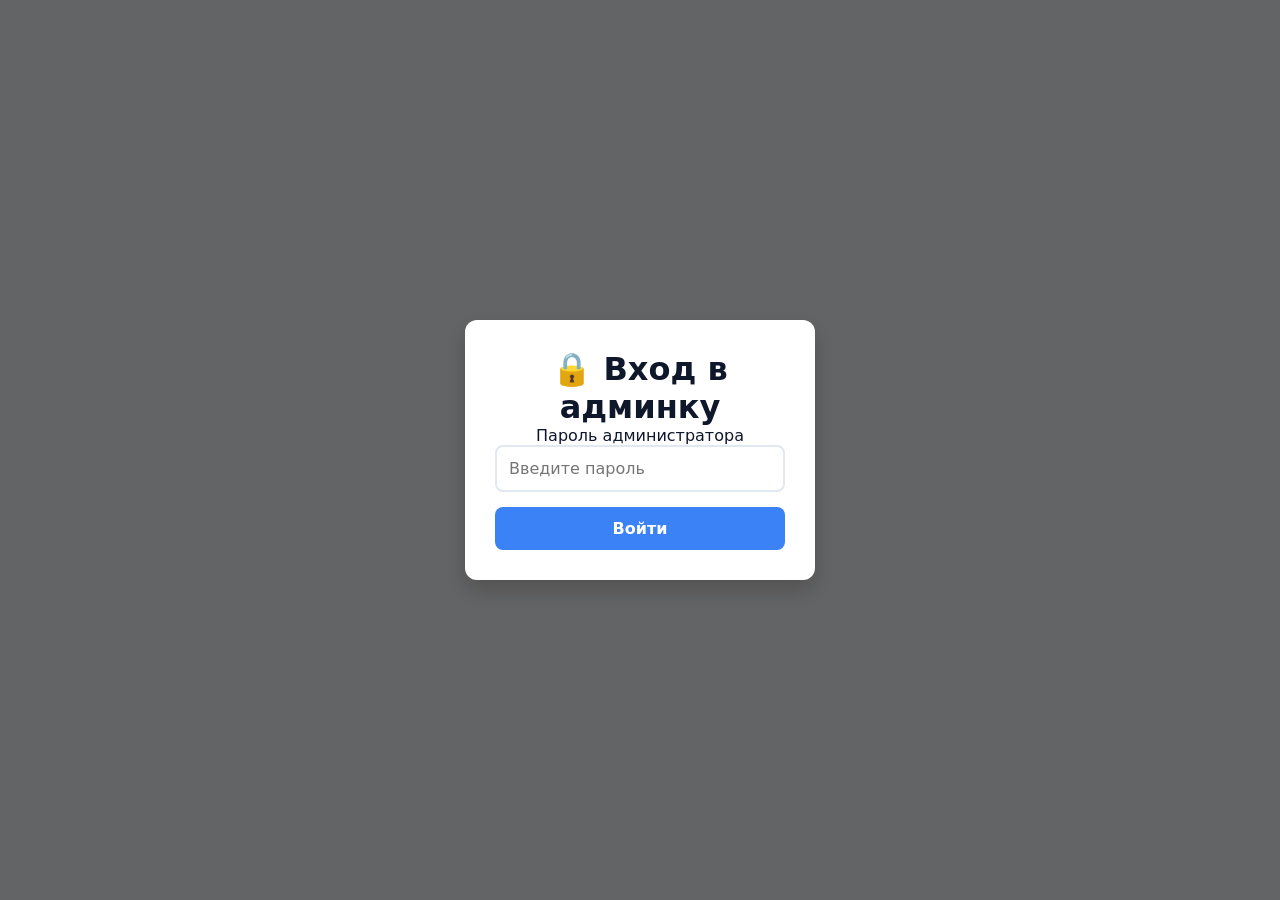
<file: admin/index.html>
<!DOCTYPE html>
<html lang="ru">
<head>
    <meta charset="UTF-8">
    <meta name="viewport" content="width=device-width, initial-scale=1.0">
    <title>Ladi Sugar | Панель управления</title>
    <style>
        :root { --bg: #f8fafc; --sidebar: #1e293b; --primary: #3b82f6; --card: #fff; --border: #e2e8f0; --text: #0f172a; --error: #ef4444; --success: #22c55e; --danger: #dc2626; }
        * { box-sizing: border-box; margin: 0; padding: 0; font-family: system-ui, -apple-system, sans-serif; }
        body { background: var(--bg); color: var(--text); height: 100vh; display: flex; }
        button, input, select, textarea, a { font: inherit; }
        button:focus-visible, input:focus-visible, select:focus-visible, textarea:focus-visible, a:focus-visible { outline: 3px solid #f59e0b; outline-offset: 3px; }
        
        #login-overlay { position: fixed; inset: 0; background: rgba(0,0,0,0.6); display: flex; align-items: center; justify-content: center; z-index: 10000; backdrop-filter: blur(5px); }
        .login-box { background: white; padding: 30px; border-radius: 12px; width: 90%; max-width: 350px; box-shadow: 0 10px 25px rgba(0,0,0,0.2); text-align: center; }
        .login-box h2 { margin-bottom: 20px; }
        .login-box input { width: 100%; padding: 12px; border: 2px solid var(--border); border-radius: 8px; margin-bottom: 15px; font-size: 16px; }
        .login-box button { width: 100%; padding: 12px; background: var(--primary); color: white; border: none; border-radius: 8px; font-weight: 600; cursor: pointer; }
        .error-msg { color: var(--error); font-size: 13px; margin-top: 10px; display: none; }

        #admin-ui { display: none; width: 100%; flex-direction: row; }
        .sidebar { width: 240px; background: var(--sidebar); color: white; display: flex; flex-direction: column; padding: 20px 0; overflow-y: auto; }
        .nav-item { padding: 12px 20px; cursor: pointer; transition: 0.2s; width: 100%; border: 0; background: transparent; color: inherit; text-align: left; font-size: 1rem; }
        .nav-item:hover, .nav-item.active { background: #334155; border-right: 3px solid var(--primary); }
        .main { flex: 1; overflow-y: auto; padding: 30px; }
        .section { display: none; max-width: 800px; }
        .section.active { display: block; }
        .section-header { margin-bottom: 25px; padding-bottom: 10px; border-bottom: 2px solid var(--border); }
        .section-header h2 { font-size: 1.5rem; color: var(--text); }
        
        .form-group { margin-bottom: 15px; background: var(--card); padding: 15px; border-radius: 8px; border: 1px solid var(--border); }
        .form-group label { display: block; font-weight: 500; margin-bottom: 6px; color: #475569; }
        .form-group input, .form-group textarea, .form-group select { width: 100%; padding: 10px; border: 1px solid var(--border); border-radius: 6px; font-size: 14px; }
        .form-group textarea { resize: vertical; min-height: 80px; }

        .dynamic-list { display: flex; flex-direction: column; gap: 15px; margin-bottom: 15px; }
        .list-card { background: var(--card); padding: 15px; border-radius: 10px; border: 1px solid var(--border); position: relative; }
        .list-card .delete-btn { position: absolute; top: 10px; right: 10px; background: #fee2e2; color: var(--danger); border: none; padding: 6px 12px; border-radius: 6px; cursor: pointer; font-weight: 500; font-size: 13px; }
        .list-card .delete-btn:hover { background: #fecaca; }
        .list-card .field-row { display: grid; grid-template-columns: 1fr; gap: 10px; margin-bottom: 10px; }
        
        .upload-row { display: flex; gap: 8px; margin-top: 5px; align-items: center; }
        .upload-row input[type="file"] { flex: 1; font-size: 12px; padding: 4px; border: 1px dashed var(--border); border-radius: 4px; background: #f8fafc; }
        .upload-status { font-size: 11px; color: #64748b; white-space: nowrap; }
        
        .add-btn { width: 100%; padding: 12px; background: #f1f5f9; border: 2px dashed var(--border); border-radius: 8px; cursor: pointer; color: #64748b; font-weight: 500; transition: 0.2s; }
        .add-btn:hover { background: #e2e8f0; color: var(--text); border-color: #cbd5e1; }

        .btn-save { position: fixed; bottom: 20px; right: 20px; padding: 12px 24px; background: var(--primary); color: white; border: none; border-radius: 8px; cursor: pointer; font-weight: 600; box-shadow: 0 4px 12px rgba(59,130,246,0.3); z-index: 100; }
        .btn-save:disabled { opacity: 0.6; cursor: not-allowed; }
        .toast { position: fixed; top: 20px; right: 20px; padding: 12px 20px; background: var(--success); color: white; border-radius: 8px; opacity: 0; transition: 0.3s; transform: translateY(-20px); }
        .toast.show { opacity: 1; transform: translateY(0); }
        .toast.error { background: var(--error); }
        small { color: #64748b; display: block; margin-top: 5px; font-size: 12px; }
        
        .color-row { display: flex; align-items: center; gap: 10px; margin-bottom: 10px; }
        .color-row input[type="color"] { width: 50px; height: 40px; padding: 0; border: none; background: none; cursor: pointer; }

        .nav-logout { margin-top: auto; padding: 12px 20px; background: #334155; color: white; border: 0; border-top: 1px solid #475569; cursor: pointer; transition: 0.2s; display: flex; align-items: center; gap: 10px; width: 100%; text-align: left; }
        .nav-logout:hover { background: #ef4444; color: white; }

        @media (max-width: 768px) { 
            #admin-ui { flex-direction: column; } 
            .sidebar { width: 100%; flex-direction: row; overflow-x: auto; padding: 10px; } 
        }
    </style>
    <script defer src="https://cdn.vercel-insights.com/v1/script.js"></script>
</head>
<body>
    <div id="login-overlay">
        <div class="login-box" role="dialog" aria-modal="true" aria-labelledby="login-title">
            <h1 id="login-title">🔒 Вход в админку</h1>
            <label for="pass-input">Пароль администратора</label>
            <input type="password" id="pass-input" placeholder="Введите пароль" autocomplete="current-password" onkeydown="if(event.key==='Enter') login()">
            <button type="button" onclick="login()">Войти</button>
            <div id="error-msg" class="error-msg" role="alert">Неверный пароль</div>
        </div>
    </div>

    <div id="admin-ui">
        <aside class="sidebar" aria-label="Разделы админки">
            <div style="padding: 0 20px 20px; font-weight: bold; border-bottom: 1px solid #334155;">🔧 Ladi Sugar Admin</div>
            <button type="button" class="nav-item active" onclick="show('hero')" aria-current="page">🏠 Главный экран</button>
            <button type="button" class="nav-item" onclick="show('seo')">🔍 SEO</button>
            <button type="button" class="nav-item" onclick="show('map')">📍 Карта</button>
            <button type="button" class="nav-item" onclick="show('masters')"> Мастера</button>
            <button type="button" class="nav-item" onclick="show('features')">✨ Преимущества</button>
            <button type="button" class="nav-item" onclick="show('beforeAfter')">🔄 До/После</button>
            <button type="button" class="nav-item" onclick="show('prices')">💰 Прайс</button>
            <button type="button" class="nav-item" onclick="show('reviews')">💬 Отзывы</button>
            <button type="button" class="nav-item" onclick="show('faq')">❓ FAQ</button>
            <button type="button" class="nav-item" onclick="show('care')">📋 Инструкции</button>
            <button type="button" class="nav-item" onclick="show('moderation')">🕒 Модерация</button>
            <button type="button" class="nav-item" onclick="show('blog')">📝 Блог</button>
            <button type="button" class="nav-item" onclick="show('contacts')">📞 Контакты и кнопки</button>
            <button type="button" class="nav-logout" onclick="logout()">🚪 Выход из админки</button>
        </aside>
        <main class="main">
            <section id="hero" class="section active">
                <div class="section-header"><h2>🏠 Главный экран и Дизайн</h2></div>
                
                <div class="form-group">
                    <label for="hero-alignment-select">📍 Расположение текста на баннере</label>
                    <select id="hero-alignment-select" onchange="currentData.hero.alignment = this.value">
                        <option value="center">По центру (стандарт)</option>
                        <option value="top-left">Слева вверху</option>
                        <option value="top-center">По центру вверху</option>
                        <option value="top-right">Справа вверху</option>
                        <option value="bottom-left">Слева внизу</option>
                        <option value="bottom-center">По центру внизу</option>
                        <option value="bottom-right">Справа внизу</option>
                    </select>
                </div>

                <div class="form-group"><label>Текст кнопки записи</label><input data-bind="hero.btnText"></div>

                <hr style="margin: 30px 0; border: 0; border-top: 1px solid var(--border);">
                <h3 style="margin-bottom: 15px;">📝 Текстовые блоки на баннере</h3>
                <small style="margin-bottom: 15px; display:block;">Просто заполните поля. Сохраните, чтобы увидеть результат.</small>
                
                <div class="dynamic-list" id="hero-texts-list"></div>
                <button class="add-btn" onclick="addItem('heroTexts')">+ Добавить текстовый блок</button>

                <hr style="margin: 30px 0; border: 0; border-top: 1px solid var(--border);">
                <h3 style="margin-bottom: 15px;">🎨 Фон и общие цвета</h3>

                <div class="form-group">
                    <label for="banner-input">Фоновое изображение (Баннер)</label>
                    <div class="upload-row"><input type="file" id="banner-input" accept="image/*"><span class="upload-status" id="banner-status"></span></div>
                    <img id="banner-preview" alt="Предпросмотр фонового изображения" style="margin-top:10px; width:100%; max-height:200px; object-fit:cover; display:none;">
                </div>

                <div class="form-group">
                    <label>Основные цвета сайта</label>
                    <div class="color-row"><input type="color" id="color-bg-light"> <span>Фон светлых секций</span></div>
                    <div class="color-row"><input type="color" id="color-bg-white"> <span>Фон белых секций</span></div>
                    <div class="color-row"><input type="color" id="color-primary"> <span>Основной цвет (Кнопки)</span></div>
                    <div class="color-row"><input type="color" id="color-text"> <span>Цвет основного текста</span></div>
                </div>
            </section>

            <!-- ✅ СЕКЦИЯ SEO -->
            <section id="seo" class="section">
                <div class="section-header"><h2>🔍 SEO Оптимизация</h2></div>
                <div class="form-group">
                    <label>Заголовок страницы (Title)</label>
                    <input data-bind="seo.title" placeholder="Шугаринг Полоцк | Ladi Sugar">
                    <small>Отображается во вкладке браузера и в результатах поиска. Рекомендуемая длина: 50-60 символов.</small>
                </div>
                <div class="form-group">
                    <label>Описание (Description)</label>
                    <textarea rows="3" data-bind="seo.description" placeholder="Профессиональный шугаринг в Полоцке..."></textarea>
                    <small>Краткое описание сайта для поисковиков. Рекомендуемая длина: 150-160 символов.</small>
                </div>
                <div class="form-group">
                    <label>Ключевые слова (Keywords)</label>
                    <input data-bind="seo.keywords" placeholder="шугаринг, полоцк, эпиляция">
                    <small>Слова через запятую, по которым вас могут найти.</small>
                </div>
                <hr style="margin: 20px 0; border: 0; border-top: 1px solid var(--border);">
                <div class="form-group">
                    <label for="og-image-input">Картинка для соцсетей (OG Image)</label>
                    <div class="upload-row"><input type="file" id="og-image-input" accept="image/*"><span class="upload-status" id="og-image-status"></span></div>
                    <img id="og-image-preview" alt="Предпросмотр изображения для соцсетей" style="margin-top:10px; width:100%; max-height:200px; object-fit:cover; display:none;">
                    <small>Изображение, которое будет показываться при отправке ссылки в соцсети (VK, Telegram, WhatsApp). Рекомендуемый размер: 1200x630 px.</small>
                </div>
            </section>

            <section id="map" class="section">
                <div class="section-header"><h2>📍 Карта</h2></div>
                <div class="form-group">
                    <label>URL карты (из конструктора Яндекс.Карт)</label>
                    <input type="url" data-bind="map.url" placeholder="https://yandex.ru/map-widget/v1/...">
                    <small>
                        1. Откройте <a href="https://yandex.ru/map-constructor/" target="_blank">Конструктор карт Яндекс</a><br>
                        2. Создайте карту с вашей меткой<br>
                        3. Нажмите "Получить код" → iframe<br>
                        4. Скопируйте URL из src="..."
                    </small>
                </div>
                <div class="form-group">
                    <label>Высота карты (px)</label>
                    <input type="number" data-bind="map.height" min="200" max="800" step="50">
                </div>
                <div class="form-group">
                    <label>Предпросмотр</label>
                    <div style="border-radius:15px; overflow:hidden; border:5px solid var(--bg-light);">
                        <iframe id="map-preview-frame" src="" width="100%" height="400" frameborder="0" title="Предпросмотр карты"></iframe>
                    </div>
                </div>
            </section>

            <section id="masters" class="section">
                <div class="section-header"><h2>👤 Мастера</h2></div>
                <div class="dynamic-list" id="masters-list"></div>
                <button class="add-btn" onclick="addItem('masters')">+ Добавить мастера</button>
            </section>
            <section id="features" class="section">
                <div class="section-header"><h2>✨ Преимущества</h2></div>
                <div class="dynamic-list" id="features-list"></div>
                <button class="add-btn" onclick="addItem('features')">+ Добавить преимущество</button>
            </section>
            <section id="beforeAfter" class="section">
                <div class="section-header"><h2>🔄 До / После</h2></div>
                <div class="dynamic-list" id="beforeAfter-list"></div>
                <button class="add-btn" onclick="addItem('beforeAfter')">+ Добавить сравнение</button>
            </section>
            <section id="prices" class="section">
                <div class="section-header"><h2> Прайс-лист</h2></div>
                <div class="dynamic-list" id="prices-list"></div>
                <button class="add-btn" onclick="addItem('prices')">+ Добавить услугу</button>
            </section>
            <section id="reviews" class="section">
                <div class="section-header"><h2>💬 Отзывы (вручную)</h2></div>
                <div class="dynamic-list" id="reviews-list"></div>
                <button class="add-btn" onclick="addItem('reviews')">+ Добавить отзыв</button>
            </section>
            <section id="faq" class="section">
                <div class="section-header"><h2>❓ Частые вопросы (FAQ)</h2></div>
                <div class="dynamic-list" id="faq-list"></div>
                <button class="add-btn" onclick="addItem('faq')">+ Добавить вопрос</button>
            </section>
            <section id="care" class="section">
                <div class="section-header"><h2>📋 Инструкции по уходу</h2></div>
                <div class="dynamic-list" id="careInstructions-list"></div>
                <button class="add-btn" onclick="addItem('careInstructions')">+ Добавить раздел</button>
            </section>
            <section id="moderation" class="section">
                <div class="section-header"><h2>🕒 Отзывы на проверке</h2></div>
                <div id="pending-list" class="dynamic-list"></div>
                <p id="no-pending" style="color:#64748b; text-align:center; padding:20px; display:none;">Новых отзывов нет ✅</p>
            </section>
            <section id="blog" class="section">
                <div class="section-header"><h2>📝 Блог</h2></div>
                <div class="dynamic-list" id="blog-list"></div>
                <button class="add-btn" onclick="addItem('blog')">+ Добавить статью</button>
            </section>
            <section id="contacts" class="section">
                <div class="section-header"><h2>📞 Контакты и кнопки связи</h2></div>
                <div class="form-group"><label>Адрес</label><input data-bind="contacts.address"></div>
                <div class="form-group"><label>Телефон</label><input data-bind="contacts.phone"></div>
                <div class="form-group"><label>WhatsApp (цифры без +)</label><input data-bind="contacts.whatsapp"></div>
                <div class="form-group"><label>Viber (цифры без +)</label><input data-bind="contacts.viber"></div>
                <div class="form-group"><label>Instagram URL</label><input type="url" data-bind="contacts.instagram"></div>
                <hr style="margin: 20px 0; border: 0; border-top: 1px solid var(--border);">
                <div class="form-group"><label>Текст кнопки записи (для подвала)</label><input data-bind="contacts.bookingText"></div>
                <div class="form-group"><label>Ссылка для записи (Dikidi/YCLIENTS)</label><input type="url" data-bind="contacts.dikidi"></div>
                <hr style="margin: 20px 0; border: 0; border-top: 1px solid var(--border);">
                <h3 style="margin-bottom:15px;">➕ Дополнительные кнопки</h3>
                <div class="dynamic-list" id="extra-buttons-list"></div>
                <button class="add-btn" onclick="addExtraButton()">+ Добавить кнопку</button>
            </section>
        </main>
        <button class="btn-save" id="saveBtn" onclick="saveData()">💾 Сохранить и Опубликовать</button>
    </div>

    <div id="toast" class="toast"></div>

    <script>
        let currentData = {};
        let sessionToken = '';

        const HERO_TEXT_FIELDS = [
            { name: 'content', label: 'Текст' },
            { name: 'font', label: 'Шрифт (например: Montserrat)' },
            { name: 'size', label: 'Размер (только число, например: 56)' },
            { name: 'color', label: 'Цвет (hex, например: #FFFFFF)' }
        ];

        const LIST_CONFIG = {
            heroTexts: HERO_TEXT_FIELDS,
            masters: [ { name: 'role', label: 'Должность' }, { name: 'name', label: 'Имя' }, { name: 'desc', label: 'Описание' }, { name: 'photo', label: 'Фото (URL)' } ],
            features: [ { name: 'icon', label: 'Иконка (класс FontAwesome)' }, { name: 'title', label: 'Заголовок' }, { name: 'desc', label: 'Описание' } ],
            beforeAfter: [ { name: 'before', label: 'Фото ДО (URL)' }, { name: 'after', label: 'Фото ПОСЛЕ (URL)' }, { name: 'label', label: 'Зона' } ],
            careInstructions: [ { name: 'title', label: 'Заголовок' }, { name: 'content', label: 'Текст (строка = пункт)' } ],
            prices: [ { name: 'name', label: 'Услуга' }, { name: 'value', label: 'Цена' } ],
            reviews: [ { name: 'name', label: 'Имя' }, { name: 'text', label: 'Текст' }, { name: 'rating', label: 'Рейтинг (1-5)' } ],
            faq: [ { name: 'question', label: 'Вопрос' }, { name: 'answer', label: 'Ответ' } ],
            blog: [ { name: 'title', label: 'Заголовок' }, { name: 'date', label: 'Дата' }, { name: 'excerpt', label: 'Кратко' }, { name: 'content', label: 'Полный текст' }, { name: 'image', label: 'Обложка (URL)' } ]
        };

        const DEFAULTS = {
            heroTexts: { content: 'Новый текст', font: 'Montserrat', size: '56', color: '#FFFFFF' },
            masters: { role: 'Мастер', name: 'Имя', desc: 'Описание...', photo: '' },
            features: { icon: 'fa-star', title: 'Преимущество', desc: 'Описание...' },
            beforeAfter: { before: '', after: '', label: 'Зона' },
            careInstructions: { title: 'Заголовок', content: 'Пункт 1\nПункт 2' },
            prices: { name: 'Услуга', value: '0' },
            reviews: { name: 'Имя', text: 'Отзыв...', rating: '5' },
            faq: { question: 'Вопрос?', answer: 'Ответ...' },
            blog: { title: 'Статья', date: new Date().toISOString().split('T')[0], excerpt: 'Кратко...', content: 'Текст...', image: '' }
        };

        const EXTRA_BTN_FIELDS = [ { name: 'icon', label: 'Иконка' }, { name: 'label', label: 'Название' }, { name: 'url', label: 'Ссылка' }, { name: 'color', label: 'Цвет (#hex)' } ];
        const DEFAULT_EXTRA_BTN = { icon: 'fa-star', label: 'Кнопка', url: '#', color: '#333333' };

        function getNested(obj, path) { return path.split('.').reduce((acc, part) => acc && acc[part], obj); }
        function setNested(obj, path, value) { const keys = path.split('.'); let current = obj; for (let i = 0; i < keys.length - 1; i++) current = current[keys[i]]; current[keys[keys.length - 1]] = value; }
        function fileToBase64(file) { return new Promise((resolve, reject) => { const reader = new FileReader(); reader.readAsDataURL(file); reader.onload = () => resolve(reader.result.split(',')[1]); reader.onerror = error => reject(error); }); }

        async function checkSession() {
            const savedToken = localStorage.getItem('ls_admin_token');
            if (savedToken) {
                sessionToken = savedToken;
                try {
                    const res = await fetch('/api/auth/login', { method: 'POST', headers: { 'Content-Type': 'application/json' }, body: JSON.stringify({ password: atob(sessionToken) }) });
                    if (res.ok) {
                        document.getElementById('login-overlay').style.display = 'none';
                        document.getElementById('admin-ui').style.display = 'flex';
                        loadData();
                        return;
                    }
                } catch {}
                localStorage.removeItem('ls_admin_token');
            }
            document.getElementById('login-overlay').style.display = 'flex';
            document.getElementById('admin-ui').style.display = 'none';
        }

        async function login() {
            const pass = document.getElementById('pass-input').value;
            const btn = document.querySelector('.login-box button'); const err = document.getElementById('error-msg');
            btn.textContent = 'Проверка...'; btn.disabled = true; err.style.display = 'none';
            try {
                const res = await fetch('/api/auth/login', { method: 'POST', headers: { 'Content-Type': 'application/json' }, body: JSON.stringify({ password: pass }) });
                const data = await res.json();
                if (data.success) { 
                    sessionToken = data.token;
                    localStorage.setItem('ls_admin_token', sessionToken);
                    document.getElementById('login-overlay').style.display = 'none'; 
                    document.getElementById('admin-ui').style.display = 'flex'; 
                    loadData(); 
                } else { err.style.display = 'block'; }
            } catch (e) { err.textContent = 'Ошибка сети'; err.style.display = 'block'; }
            finally { btn.textContent = 'Войти'; btn.disabled = false; }
        }

        function logout() {
            if (confirm('Вы уверены, что хотите выйти из админки?')) {
                localStorage.removeItem('ls_admin_token');
                sessionToken = '';
                currentData = {};
                window.location.reload();
            }
        }

        async function loadData() {
            try {
                const res = await fetch('/data.json'); 
                if (!res.ok) throw new Error('Failed to load data');
                currentData = await res.json();
                
                // Инициализация hero.alignment
                if (!currentData.hero) currentData.hero = {};
                if (!currentData.hero.alignment) currentData.hero.alignment = 'center';
                
                const alignmentSelect = document.getElementById('hero-alignment-select');
                if (alignmentSelect) {
                    alignmentSelect.value = currentData.hero.alignment;
                }
                
                if (!currentData.heroTexts || !Array.isArray(currentData.heroTexts)) {
                    currentData.heroTexts = [];
                    if (currentData.hero.title) {
                        currentData.heroTexts.push({ content: currentData.hero.title, font: "Montserrat", size: "56", color: "#FFFFFF" });
                        delete currentData.hero.title;
                    }
                    if (currentData.hero.subtitle) {
                        currentData.heroTexts.push({ content: currentData.hero.subtitle.replace(/<br>/g, '\n'), font: "Open Sans", size: "21", color: "#FFFFFF" });
                        delete currentData.hero.subtitle;
                    }
                    if (currentData.heroTexts.length === 0) currentData.heroTexts.push(JSON.parse(JSON.stringify(DEFAULTS.heroTexts)));
                }

                ['masters','features','beforeAfter','prices','reviews','faq','blog','careInstructions'].forEach(k => {
                    if (!Array.isArray(currentData[k])) currentData[k] = [];
                });
                if (!currentData.contacts) currentData.contacts = {};
                if (!Array.isArray(currentData.contacts.extraButtons)) currentData.contacts.extraButtons = [];
                
                // ✅ ИНИЦИАЛИЗАЦИЯ SEO
                if (!currentData.seo) {
                    currentData.seo = { 
                        title: 'Шугаринг Полоцк | Ladi Sugar', 
                        description: 'Профессиональный шугаринг в Полоцке.', 
                        keywords: 'шугаринг, полоцк, эпиляция', 
                        ogImage: '' 
                    };
                }
                
                if (!currentData.theme) currentData.theme = { heroImage: '', color_bg_light: '#FDEEF4', color_bg_white: '#FFFFFF', color_primary: '#B08D74', color_text: '#333333' };
                if (!currentData.map) currentData.map = { url: '', height: '400' };

                // Привязка полей с data-bind
                document.querySelectorAll('[data-bind]').forEach((el, index) => {
                    const path = el.dataset.bind;
                    if (!el.id) el.id = `field-${path.replace(/[^a-z0-9_-]/gi, '-')}-${index}`;
                    const label = el.closest('.form-group')?.querySelector('label');
                    if (label && !label.htmlFor) label.htmlFor = el.id;
                    el.value = getNested(currentData, path) || ''; 
                    el.addEventListener('input', e => setNested(currentData, path, e.target.value)); 
                });
                
                document.getElementById('color-bg-light').value = currentData.theme.color_bg_light;
                document.getElementById('color-bg-white').value = currentData.theme.color_bg_white;
                document.getElementById('color-primary').value = currentData.theme.color_primary;
                document.getElementById('color-text').value = currentData.theme.color_text;
                
                if (currentData.theme.heroImage) { 
                    const p = document.getElementById('banner-preview'); 
                    p.src = currentData.theme.heroImage; 
                    p.style.display = 'block'; 
                }
                if (currentData.seo.ogImage) { 
                    const p = document.getElementById('og-image-preview'); 
                    p.src = currentData.seo.ogImage; 
                    p.style.display = 'block'; 
                }
                if (currentData.map.url) {
                    const previewFrame = document.getElementById('map-preview-frame');
                    if (previewFrame) {
                        previewFrame.src = currentData.map.url;
                        previewFrame.style.height = (currentData.map.height || '400') + 'px';
                    }
                }
                
                ['color-bg-light','color-bg-white','color-primary','color-text'].forEach(id => {
                    document.getElementById(id).oninput = e => {
                        const map = {
                            'color-bg-light': 'color_bg_light',
                            'color-bg-white': 'color_bg_white',
                            'color-primary': 'color_primary',
                            'color-text': 'color_text'
                        };
                        currentData.theme[map[id]] = e.target.value;
                    };
                });

                Object.keys(LIST_CONFIG).forEach(type => renderList(type));
                renderExtraButtons(); 
                renderPending();
                showToast('✅ Данные загружены');
            } catch (e) { 
                console.error(e);
                showToast('❌ Ошибка загрузки data.json', true); 
            }
        }

        function renderList(type) {
            const container = document.getElementById(`${type}-list`); 
            if (!container) return; 
            
            container.innerHTML = '';
            
            const fields = LIST_CONFIG[type];
            if (!fields || !Array.isArray(currentData[type])) return; 
            
            currentData[type].forEach((item, index) => {
                const card = document.createElement('div'); 
                card.className = 'list-card';
                
                const delBtn = document.createElement('button'); 
                delBtn.className = 'delete-btn'; 
                delBtn.type = 'button';
                delBtn.setAttribute('aria-label', `Удалить элемент ${index + 1}`);
                delBtn.innerHTML = '🗑'; 
                delBtn.onclick = () => { 
                    currentData[type].splice(index, 1); 
                    renderList(type); 
                }; 
                card.appendChild(delBtn);
                
                fields.forEach(f => {
                    const wrap = document.createElement('div'); 
                    wrap.className = `field-row`;
                    
                    const label = document.createElement('label'); 
                    label.textContent = f.label;
                    
                    let input;
                    if (f.name === 'content' || f.name === 'desc' || f.name === 'text' || f.name === 'answer' || f.name === 'excerpt') {
                         input = document.createElement('textarea');
                         input.rows = 2;
                    } else {
                         input = document.createElement('input');
                         input.type = 'text';
                    }

                    const currentValue = item[f.name];
                    input.id = `${type}-${index}-${f.name}`;
                    label.htmlFor = input.id;
                    input.value = (currentValue !== undefined && currentValue !== null) ? currentValue : '';
                    
                    input.oninput = e => {
                        currentData[type][index][f.name] = e.target.value;
                    };
                    
                    wrap.appendChild(label); 
                    wrap.appendChild(input); 
                    card.appendChild(wrap);
                }); 
                
                container.appendChild(card);
            });
        }

        function renderExtraButtons() { 
            const c = document.getElementById('extra-buttons-list'); 
            if (!c) return; 
            c.innerHTML = ''; 
            if(!Array.isArray(currentData.contacts.extraButtons)) return;
            
            currentData.contacts.extraButtons.forEach((item, idx) => { 
                const card = document.createElement('div'); card.className = 'list-card'; 
                const del = document.createElement('button'); del.className = 'delete-btn'; del.type = 'button'; del.setAttribute('aria-label', `Удалить дополнительную кнопку ${idx + 1}`); del.innerHTML = '🗑';
                del.onclick = () => { currentData.contacts.extraButtons.splice(idx, 1); renderExtraButtons(); }; 
                card.appendChild(del); 
                EXTRA_BTN_FIELDS.forEach(f => { 
                    const w = document.createElement('div'); w.className = 'field-row'; 
                    const l = document.createElement('label'); l.textContent = f.label; 
                    const i = document.createElement('input'); i.type = 'text'; i.id = `extra-button-${idx}-${f.name}`; l.htmlFor = i.id;
                    i.value = item[f.name] || ''; 
                    i.oninput = e => currentData.contacts.extraButtons[idx][f.name] = e.target.value; 
                    w.appendChild(l); w.appendChild(i); card.appendChild(w); 
                }); 
                c.appendChild(card); 
            }); 
        }

        function addExtraButton() { 
            if(!Array.isArray(currentData.contacts.extraButtons)) currentData.contacts.extraButtons = [];
            currentData.contacts.extraButtons.push({...DEFAULT_EXTRA_BTN}); 
            renderExtraButtons(); 
        }

        function renderPending() { 
            const c = document.getElementById('pending-list'); 
            const m = document.getElementById('no-pending'); 
            if(!c || !m) return;
            c.innerHTML = ''; 
            const p = (currentData.reviews || []).filter(r => r.status === 'pending'); 
            m.style.display = p.length ? 'none' : 'block'; 
            p.forEach((item) => { 
                const rIdx = currentData.reviews.indexOf(item); 
                const card = document.createElement('div'); card.className = 'list-card'; 
                card.innerHTML = `<div class="field-row full"><p><b>${item.name}</b> (${item.rating}⭐)</p><p style="margin:8px 0; padding:10px; background:#f1f5f9; border-radius:6px;">${item.text}</p></div><div style="display:flex; gap:10px;"><button type="button" onclick="moderateReview(${rIdx}, 'approved')" style="background:#dcfce7; color:#166534; border:none; padding:6px; border-radius:6px; cursor:pointer;">✅ Принять</button><button type="button" onclick="moderateReview(${rIdx}, 'rejected')" style="background:#fee2e2; color:#991b1b; border:none; padding:6px; border-radius:6px; cursor:pointer;">❌ Удалить</button></div>`;
                c.appendChild(card); 
            }); 
        }

        function moderateReview(idx, st) { 
            if (st === 'approved') delete currentData.reviews[idx].status; 
            else currentData.reviews.splice(idx, 1); 
            renderPending(); 
            renderList('reviews'); 
            saveData(); 
        }
        
        function addItem(type) { 
            if (!Array.isArray(currentData[type])) currentData[type] = []; 
            const newItem = JSON.parse(JSON.stringify(DEFAULTS[type]));
            currentData[type].push(newItem); 
            renderList(type); 
        }

        async function saveData() { 
            const b = document.getElementById('saveBtn'); 
            if(b.disabled) return; 
            
            b.disabled = true; 
            b.textContent = '⏳ Сохранение...'; 
            
            try { 
                const payload = { content: currentData, token: sessionToken };
                console.log('Отправляем SEO данные:', currentData.seo);
                const r = await fetch('/api/save', { 
                    method: 'POST', 
                    headers: { 'Content-Type': 'application/json', 'Authorization': `Bearer ${sessionToken}` }, 
                    body: JSON.stringify(payload) 
                }); 
                
                const res = await r.json(); 
                
                if (r.ok) {
                    showToast('✅ Успешно сохранено! Title: ' + (currentData.seo?.title || 'не задан'));
                } else {
                    showToast('❌ Ошибка: ' + (res.message || res.details || 'Неизвестная ошибка'), true);
                }
            } catch (err) { 
                console.error('Save error:', err);
                showToast('❌ Ошибка сети или сервера', true); 
            } finally { 
                b.disabled = false; 
                b.textContent = ' Сохранить и Опубликовать'; 
            } 
        }

        function show(id) { 
            document.querySelectorAll('.section').forEach(s => s.classList.remove('active')); 
            document.querySelectorAll('.nav-item').forEach(n => n.classList.remove('active')); 
            document.querySelectorAll('.nav-item').forEach(n => n.removeAttribute('aria-current'));
            document.getElementById(id).classList.add('active'); 
            const items = document.querySelectorAll('.nav-item');
            items.forEach(item => {
                if(item.getAttribute('onclick')?.includes(`'${id}'`)) {
                    item.classList.add('active');
                    item.setAttribute('aria-current', 'page');
                }
            });
        }

        function showToast(msg, err = false) { 
            const t = document.getElementById('toast'); 
            t.textContent = msg; 
            t.className = `toast ${err ? 'error' : ''} show`; 
            setTimeout(() => t.classList.remove('show'), 4000); 
        }

        document.getElementById('banner-input').onchange = async (e) => { 
            const f = e.target.files[0]; if (!f) return; 
            if (f.size > 5_000_000) { document.getElementById('banner-status').textContent = '❌ > 5 МБ'; return; } 
            document.getElementById('banner-status').textContent = '⏳...'; e.target.disabled = true; 
            try { 
                const base64 = await fileToBase64(f); 
                const res = await fetch('/api/upload', { method: 'POST', headers: { 'Content-Type': 'application/json' }, body: JSON.stringify({ fileName: f.name, contentBase64: base64 }) }); 
                const d = await res.json(); 
                if (res.ok) { 
                    currentData.theme.heroImage = d.url; 
                    document.getElementById('banner-preview').src = d.url; 
                    document.getElementById('banner-preview').style.display = 'block'; 
                    document.getElementById('banner-status').textContent = '✅'; 
                } else document.getElementById('banner-status').textContent = '❌'; 
            } catch { document.getElementById('banner-status').textContent = '❌'; } 
            finally { e.target.disabled = false; } 
        };
        
        document.getElementById('og-image-input').onchange = async (e) => { 
            const f = e.target.files[0]; if (!f) return; 
            if (f.size > 5_000_000) { document.getElementById('og-image-status').textContent = '❌ > 5 МБ'; return; } 
            document.getElementById('og-image-status').textContent = '⏳...'; e.target.disabled = true; 
            try { 
                const base64 = await fileToBase64(f); 
                const res = await fetch('/api/upload', { method: 'POST', headers: { 'Content-Type': 'application/json' }, body: JSON.stringify({ fileName: f.name, contentBase64: base64 }) }); 
                const d = await res.json(); 
                if (res.ok) { 
                    currentData.seo.ogImage = d.url; 
                    document.getElementById('og-image-preview').src = d.url; 
                    document.getElementById('og-image-preview').style.display = 'block'; 
                    document.getElementById('og-image-status').textContent = '✅'; 
                } else document.getElementById('og-image-status').textContent = '❌'; 
            } catch { document.getElementById('og-image-status').textContent = '❌'; } 
            finally { e.target.disabled = false; } 
        };

        document.addEventListener('DOMContentLoaded', checkSession);
    </script>
</body>
</html>
</file>
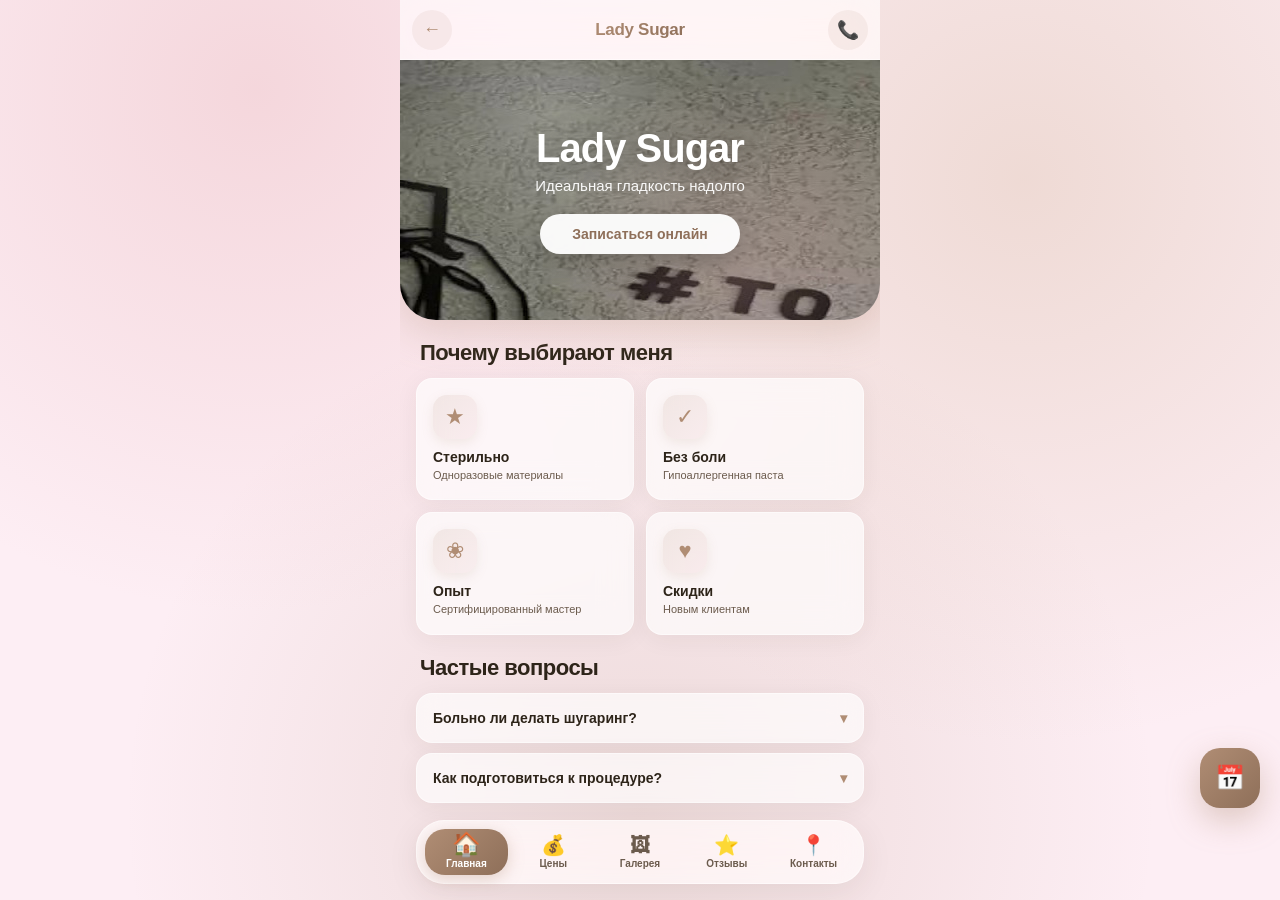
<file: app-shell.html>
<!DOCTYPE html>
<html lang="ru">
<head>
<meta charset="UTF-8">
<meta name="viewport" content="width=device-width, initial-scale=1.0, maximum-scale=1.0, user-scalable=no, viewport-fit=cover">
<meta name="theme-color" content="#B08D74">
<meta name="apple-mobile-web-app-capable" content="yes">
<meta name="apple-mobile-web-app-status-bar-style" content="black-translucent">
<title>Lady Sugar</title>
<link rel="manifest" href="manifest.json">
<link rel="apple-touch-icon" href="icons/icon-192.png">
<style>
/* ====== СОВРЕМЕННЫЙ ДИЗАЙН 2026 ====== */
/* Glassmorphism + Gradient Mesh + Neomorphism + Spring Animations */
:root {
  --bg-light:#FDEEF4; --bg-white:#FFFFFF; --primary:#B08D74; --primary-dark:#8E6F59;
  --primary-light:#D4B59A; --accent:#E8B4B8; --text:#2D2419; --text-muted:#6B5B4D;
  --text-light:#A89B8E; --border:rgba(176,141,116,0.12); --glass:rgba(255,255,255,0.65);
  --glass-border:rgba(255,255,255,0.5); --shadow-soft:0 8px 32px rgba(58,45,34,0.08);
  --shadow-card:0 4px 24px rgba(58,45,34,0.06); --shadow-fab:0 12px 32px rgba(176,141,116,0.4);
  --radius:24px; --radius-sm:16px; --radius-xs:12px;
  --spring:cubic-bezier(0.34,1.56,0.64,1); --smooth:cubic-bezier(0.4,0,0.2,1);
}
* { margin:0; padding:0; box-sizing:border-box; -webkit-tap-highlight-color:transparent; }
html,body { height:100%; overflow:hidden; }
body {
  font-family:-apple-system,BlinkMacSystemFont,'SF Pro Display','Segoe UI',Roboto,sans-serif;
  background:var(--bg-light); color:var(--text); max-width:480px; margin:0 auto;
  display:flex; flex-direction:column; position:relative;
  -webkit-font-smoothing:antialiased;
}
/* Animated gradient mesh background */
body::before {
  content:''; position:fixed; inset:0; z-index:-1;
  background:
    radial-gradient(circle at 20% 10%, rgba(232,180,184,0.4) 0%, transparent 40%),
    radial-gradient(circle at 80% 20%, rgba(212,181,154,0.35) 0%, transparent 45%),
    radial-gradient(circle at 50% 90%, rgba(176,141,116,0.2) 0%, transparent 50%),
    var(--bg-light);
  animation:meshFloat 20s ease-in-out infinite;
}
@keyframes meshFloat {
  0%,100% { background-position:0% 0%, 100% 0%, 50% 100%, 0 0; }
  50% { background-position:10% 5%, 90% 10%, 60% 95%, 0 0; }
}
/* App Bar — glassmorphism */
header {
  background:var(--glass); backdrop-filter:blur(20px) saturate(180%);
  -webkit-backdrop-filter:blur(20px) saturate(180%);
  border-bottom:1px solid var(--glass-border);
  min-height:60px; display:flex; align-items:center; justify-content:space-between;
  padding:0 12px; padding-top:env(safe-area-inset-top,0); flex-shrink:0; z-index:30;
}
header h1 {
  font-size:17px; font-weight:700; letter-spacing:-0.3px;
  background:linear-gradient(135deg,var(--primary),var(--primary-dark));
  -webkit-background-clip:text; -webkit-text-fill-color:transparent; background-clip:text;
}
header .icon-btn {
  background:rgba(176,141,116,0.1); border:none; color:var(--primary);
  width:40px; height:40px; border-radius:50%; cursor:pointer;
  display:flex; align-items:center; justify-content:center; font-size:18px;
  transition:all 0.3s var(--spring);
}
header .icon-btn:active { transform:scale(0.88); background:rgba(176,141,116,0.2); }
/* Offline banner */
.offline-banner {
  background:linear-gradient(135deg,#FEF3C7,#FDE68A); color:#92400E;
  font-size:12px; padding:8px 16px; text-align:center; display:none;
  font-weight:600;
}
.offline-banner.show { display:block; animation:slideDown 0.4s var(--spring); }
@keyframes slideDown { from { transform:translateY(-100%); } to { transform:translateY(0); } }
/* Main */
main { flex:1; overflow-y:auto; -webkit-overflow-scrolling:touch; padding-bottom:100px; }
/* FAB — neomorphism + glow */
.fab {
  position:fixed; bottom:92px; right:20px; width:60px; height:60px;
  background:linear-gradient(135deg,var(--primary),var(--primary-dark));
  color:#fff; border:none; border-radius:20px;
  box-shadow:var(--shadow-fab), 0 0 0 0 rgba(176,141,116,0.4);
  cursor:pointer; z-index:20; display:flex; align-items:center; justify-content:center;
  font-size:24px; transition:all 0.4s var(--spring);
  animation:fabPulse 2.5s ease-in-out infinite;
}
.fab:active { transform:scale(0.9) rotate(-10deg); }
@keyframes fabPulse {
  0%,100% { box-shadow:var(--shadow-fab), 0 0 0 0 rgba(176,141,116,0.4); }
  50% { box-shadow:var(--shadow-fab), 0 0 0 12px rgba(176,141,116,0); }
}
/* Bottom Nav — glass + pill morph */
nav.bottom-nav {
  position:fixed; bottom:16px; left:16px; right:16px; max-width:448px; margin:0 auto;
  background:var(--glass); backdrop-filter:blur(24px) saturate(180%);
  -webkit-backdrop-filter:blur(24px) saturate(180%);
  border:1px solid var(--glass-border); border-radius:28px;
  display:flex; height:64px; z-index:30; box-shadow:var(--shadow-soft);
  padding:8px; gap:4px;
}
.nav-item {
  flex:1; display:flex; flex-direction:column; align-items:center; justify-content:center;
  gap:3px; background:transparent; border:none; cursor:pointer;
  color:var(--text-muted); font-size:10px; font-weight:600; padding:6px 4px;
  border-radius:20px; transition:all 0.4s var(--spring); position:relative;
}
.nav-item.active {
  color:#fff;
  background:linear-gradient(135deg,var(--primary),var(--primary-dark));
  box-shadow:0 4px 16px rgba(176,141,116,0.35);
}
.nav-item .icon { font-size:20px; line-height:1; transition:transform 0.3s var(--spring); }
.nav-item.active .icon { transform:scale(1.15) translateY(-1px); }
.nav-item:not(.active):active { transform:scale(0.92); }
/* Sections */
section { display:none; }
section.active { display:block; animation:fadeUp 0.5s var(--smooth); }
@keyframes fadeUp { from { opacity:0; transform:translateY(16px); } to { opacity:1; transform:translateY(0); } }
.sec-title {
  padding:20px 20px 12px; font-size:22px; font-weight:800; letter-spacing:-0.5px;
  color:var(--text);
}
/* Hero — parallax gradient + glass */
.hero {
  min-height:260px; padding:32px 20px; display:flex; flex-direction:column; align-items:center; justify-content:center;
  color:#fff; position:relative; overflow:visible; border-radius:0 0 36px 36px;
  background:linear-gradient(135deg,var(--primary) 0%,var(--primary-dark) 100%);
  box-shadow:0 12px 40px rgba(176,141,116,0.3);
}
.hero::before {
  content:''; position:absolute; inset:0;
  background:radial-gradient(circle at 30% 20%,rgba(255,255,255,0.25) 0%,transparent 50%),
             radial-gradient(circle at 70% 80%,rgba(232,180,184,0.3) 0%,transparent 50%);
  animation:heroShine 8s ease-in-out infinite;
}
@keyframes heroShine { 0%,100% { transform:translate(0,0); } 50% { transform:translate(10px,-5px); } }
.hero > * { position:relative; z-index:1; }
.hero h2 {
  font-size:40px; font-weight:800; letter-spacing:-1px;
  text-shadow:0 4px 24px rgba(0,0,0,0.3);
}
.hero p { font-size:15px; margin-top:6px; opacity:0.95; font-weight:500; }
.hero button {
  margin-top:20px; background:rgba(255,255,255,0.95); color:var(--primary-dark);
  border:none; padding:12px 32px; border-radius:24px; font-size:14px; font-weight:700;
  box-shadow:0 8px 24px rgba(0,0,0,0.2); cursor:pointer;
  backdrop-filter:blur(10px); transition:all 0.3s var(--spring);
}
.hero button:active { transform:scale(0.95); }
/* Glass cards */
.glass-card {
  background:var(--glass); backdrop-filter:blur(16px); -webkit-backdrop-filter:blur(16px);
  border:1px solid var(--glass-border); border-radius:var(--radius-sm);
  box-shadow:var(--shadow-card); transition:all 0.3s var(--smooth);
}
.glass-card:active { transform:scale(0.98); }
/* Features grid */
.features-grid { display:grid; grid-template-columns:1fr 1fr; gap:12px; padding:0 16px; }
.feature-card {
  background:var(--glass); backdrop-filter:blur(16px); -webkit-backdrop-filter:blur(16px);
  border:1px solid var(--glass-border); border-radius:var(--radius-sm); padding:16px;
  box-shadow:var(--shadow-card); transition:all 0.4s var(--spring);
}
.feature-card:active { transform:scale(0.95); }
.feature-card .icon {
  width:44px; height:44px; border-radius:14px;
  background:linear-gradient(135deg,rgba(176,141,116,0.15),rgba(232,180,184,0.15));
  display:flex; align-items:center; justify-content:center; font-size:22px; color:var(--primary);
  box-shadow:0 4px 12px rgba(176,141,116,0.15);
}
.feature-card .title { font-size:14px; font-weight:700; color:var(--text); margin-top:10px; }
.feature-card .desc { font-size:11px; color:var(--text-muted); margin-top:3px; line-height:1.4; }
/* FAQ */
.faq-item {
  background:var(--glass); backdrop-filter:blur(16px); -webkit-backdrop-filter:blur(16px);
  border:1px solid var(--glass-border); margin:0 16px 10px; border-radius:var(--radius-sm);
  padding:16px; box-shadow:var(--shadow-card); cursor:pointer; transition:all 0.3s var(--smooth);
}
.faq-item:active { transform:scale(0.98); }
.faq-q { font-size:14px; font-weight:700; color:var(--text); display:flex; justify-content:space-between; align-items:center; }
.faq-q .arrow { transition:transform 0.3s var(--spring); color:var(--primary); font-size:14px; }
.faq-item.open .arrow { transform:rotate(180deg); }
.faq-a { font-size:13px; color:var(--text-muted); margin-top:10px; line-height:1.6; display:none; }
.faq-item.open .faq-a { display:block; animation:fadeUp 0.3s var(--smooth); }
/* Prices */
.price-row {
  background:var(--glass); backdrop-filter:blur(16px); -webkit-backdrop-filter:blur(16px);
  border:1px solid var(--glass-border); border-radius:var(--radius-xs); padding:14px 16px;
  margin:0 16px 8px; display:flex; justify-content:space-between; align-items:center;
  box-shadow:var(--shadow-card); transition:all 0.3s var(--spring);
}
.price-row:active { transform:scale(0.98); }
.price-row .name { font-size:14px; color:var(--text); font-weight:500; }
.price-row .val {
  font-size:16px; font-weight:800; letter-spacing:-0.3px;
  background:linear-gradient(135deg,var(--primary),var(--primary-dark));
  -webkit-background-clip:text; -webkit-text-fill-color:transparent; background-clip:text;
}
/* Care */
.care-card {
  background:var(--glass); backdrop-filter:blur(16px); -webkit-backdrop-filter:blur(16px);
  border:1px solid var(--glass-border); border-radius:var(--radius-sm); padding:18px;
  margin:12px 16px; box-shadow:var(--shadow-card);
}
.care-title { font-size:16px; font-weight:700; color:var(--text); }
.care-content { font-size:13px; color:var(--text-muted); margin-top:10px; line-height:1.7; white-space:pre-line; }
/* Masters */
.master-card {
  background:var(--glass); backdrop-filter:blur(16px); -webkit-backdrop-filter:blur(16px);
  border:1px solid var(--glass-border); border-radius:var(--radius-sm); padding:14px;
  margin:12px 16px; display:flex; gap:14px; box-shadow:var(--shadow-card); transition:all 0.3s var(--spring);
}
.master-card:active { transform:scale(0.98); }
.master-photo {
  width:64px; height:64px; border-radius:18px;
  background:linear-gradient(135deg,var(--primary),var(--primary-light));
  flex-shrink:0; display:flex; align-items:center; justify-content:center; color:#fff;
  font-size:28px; overflow:hidden; box-shadow:0 8px 20px rgba(176,141,116,0.25);
}
.master-photo img { width:100%; height:100%; object-fit:cover; }
.master-role { font-size:11px; color:var(--primary); font-weight:700; text-transform:uppercase; letter-spacing:0.5px; }
.master-name { font-size:17px; font-weight:700; color:var(--text); margin-top:2px; }
.master-desc { font-size:12px; color:var(--text-muted); margin-top:4px; line-height:1.5; }
/* Gallery tabs */
.gallery-tabs {
  display:flex; background:var(--glass); backdrop-filter:blur(20px);
  border-bottom:1px solid var(--glass-border); position:sticky; top:0; z-index:10; padding:8px; gap:6px;
}
.gallery-tab {
  flex:1; padding:10px 0; text-align:center; font-size:13px; font-weight:600;
  color:var(--text-muted); background:transparent; border:none; cursor:pointer;
  border-radius:14px; transition:all 0.3s var(--spring);
}
.gallery-tab.active {
  color:#fff; background:linear-gradient(135deg,var(--primary),var(--primary-dark));
  box-shadow:0 4px 12px rgba(176,141,116,0.3);
}
/* Reviews */
.review-card {
  background:var(--glass); backdrop-filter:blur(16px); -webkit-backdrop-filter:blur(16px);
  border:1px solid var(--glass-border); border-radius:var(--radius-sm); padding:16px;
  margin:0 16px 10px; box-shadow:var(--shadow-card);
}
.review-top { display:flex; justify-content:space-between; align-items:center; }
.review-name { font-size:15px; font-weight:700; color:var(--text); }
.review-stars { color:var(--primary); font-size:14px; letter-spacing:1px; }
.review-text { font-size:13px; color:var(--text); margin-top:8px; line-height:1.5; }
.review-date { font-size:11px; color:var(--text-light); margin-top:8px; }
/* Form */
.form-card {
  background:var(--glass); backdrop-filter:blur(16px); -webkit-backdrop-filter:blur(16px);
  border:1px solid var(--glass-border); border-radius:var(--radius); padding:20px;
  margin:20px 16px; box-shadow:var(--shadow-card);
}
.form-title { font-size:18px; font-weight:700; color:var(--text); text-align:center; margin-bottom:16px; }
.field {
  width:100%; border:1.5px solid var(--border); border-radius:14px; padding:14px 16px;
  font-size:14px; color:var(--text); margin-bottom:10px; background:rgba(255,255,255,0.6);
  font-family:inherit; transition:all 0.3s var(--smooth);
}
.field:focus { outline:none; border-color:var(--primary); background:#fff; box-shadow:0 0 0 4px rgba(176,141,116,0.1); }
textarea.field { resize:none; min-height:70px; }
.rating-row { display:flex; align-items:center; gap:10px; margin-bottom:14px; font-size:14px; color:var(--text); }
.rating-stars { display:flex; gap:4px; }
.rating-star { font-size:26px; color:#D5C8BC; cursor:pointer; background:none; border:none; transition:all 0.2s var(--spring); }
.rating-star.active { color:var(--primary); transform:scale(1.1); }
.btn-submit {
  width:100%; background:linear-gradient(135deg,var(--primary),var(--primary-dark));
  color:#fff; border:none; padding:16px; border-radius:16px; font-size:15px; font-weight:700;
  cursor:pointer; box-shadow:0 8px 24px rgba(176,141,116,0.3); transition:all 0.3s var(--spring);
}
.btn-submit:active { transform:scale(0.97); box-shadow:0 4px 12px rgba(176,141,116,0.3); }
.form-status { font-size:13px; text-align:center; margin-top:12px; color:var(--text-muted); font-weight:500; }
/* Contacts */
.contact-intro { padding:20px 20px 8px; font-size:22px; font-weight:800; letter-spacing:-0.5px; color:var(--text); }
.contact-row {
  background:var(--glass); backdrop-filter:blur(16px); -webkit-backdrop-filter:blur(16px);
  border:1px solid var(--glass-border); margin:8px 16px 0; border-radius:var(--radius-sm);
  padding:16px; display:flex; align-items:center; gap:14px; box-shadow:var(--shadow-card);
  transition:all 0.3s var(--spring);
}
.contact-row:active { transform:scale(0.98); }
.contact-row .ci {
  width:44px; height:44px; border-radius:14px;
  background:linear-gradient(135deg,rgba(176,141,116,0.15),rgba(232,180,184,0.15));
  display:flex; align-items:center; justify-content:center; font-size:20px;
}
.contact-row .cv { flex:1; font-size:14px; color:var(--text); font-weight:500; }
.contact-row .cb {
  background:linear-gradient(135deg,var(--primary),var(--primary-dark)); color:#fff;
  border:none; border-radius:12px; padding:8px 14px; font-size:12px; font-weight:600; cursor:pointer;
  box-shadow:0 4px 12px rgba(176,141,116,0.25); transition:all 0.3s var(--spring);
}
.contact-row .cb:active { transform:scale(0.92); }
.btn-booking {
  margin:16px 16px 0; width:calc(100% - 32px);
  background:linear-gradient(135deg,var(--primary),var(--primary-dark));
  color:#fff; border:none; border-radius:var(--radius-sm); padding:16px;
  font-size:15px; font-weight:700; cursor:pointer;
  box-shadow:0 8px 24px rgba(176,141,116,0.3); transition:all 0.3s var(--spring);
}
.btn-booking:active { transform:scale(0.97); }
.messengers { display:flex; gap:8px; margin:14px 16px 0; }
.messengers button {
  flex:1; border:none; border-radius:14px; padding:12px 0; font-size:12px; color:#fff;
  font-weight:700; cursor:pointer; transition:all 0.3s var(--spring);
  box-shadow:var(--shadow-card);
}
.messengers button:active { transform:scale(0.94); }
.wa { background:linear-gradient(135deg,#25D366,#128C7E); }
.vb { background:linear-gradient(135deg,#7360F2,#5E4BD1); }
.tg { background:linear-gradient(135deg,#229ED9,#0088CC); }
.insta {
  margin:8px 16px 0; width:calc(100% - 32px);
  background:linear-gradient(135deg,#E1306C,#C13584,#F77737); color:#fff;
  border:none; border-radius:14px; padding:12px; font-size:13px; font-weight:700; cursor:pointer;
  box-shadow:var(--shadow-card); transition:all 0.3s var(--spring);
}
.insta:active { transform:scale(0.97); }
.map-frame {
  margin:16px; height:200px; border-radius:var(--radius-sm); overflow:hidden;
  background:var(--glass); box-shadow:var(--shadow-card); border:1px solid var(--glass-border);
}
.map-frame iframe { width:100%; height:100%; border:0; }
.routes { display:flex; gap:8px; margin:0 16px; }
.routes button {
  flex:1; background:linear-gradient(135deg,var(--primary-dark),#6B5B4D);
  color:#fff; border:none; border-radius:14px; padding:12px; font-size:12px; font-weight:600;
  cursor:pointer; box-shadow:var(--shadow-card); transition:all 0.3s var(--spring);
}
.routes button:active { transform:scale(0.96); }
.about-app {
  background:var(--glass); backdrop-filter:blur(16px); -webkit-backdrop-filter:blur(16px);
  margin:32px 16px 16px; padding:20px; border-radius:var(--radius); text-align:center;
  border:1px solid var(--glass-border); box-shadow:var(--shadow-card); cursor:pointer;
  transition:all 0.3s var(--spring);
}
.about-app:active { transform:scale(0.97); }
.about-app .name {
  font-size:18px; font-weight:800;
  background:linear-gradient(135deg,var(--primary),var(--primary-dark));
  -webkit-background-clip:text; -webkit-text-fill-color:transparent; background-clip:text;
}
.about-app .ver { font-size:13px; color:var(--text-muted); margin-top:6px; font-weight:500; }
.about-app .pkg { font-size:11px; color:var(--text-light); margin-top:2px; }
/* Empty */
.empty { text-align:center; padding:56px 16px; color:var(--text-muted); }
.empty .emoji { font-size:56px; margin-bottom:12px; opacity:0.6; }
.empty div { font-size:14px; font-weight:500; }
/* Loading */
.loading { display:flex; flex-direction:column; align-items:center; justify-content:center; height:60vh; gap:16px; }
.spinner {
  width:48px; height:48px; border:3px solid var(--border); border-top-color:var(--primary);
  border-radius:50%; animation:spin 0.8s linear infinite;
}
@keyframes spin { to { transform:rotate(360deg); } }
/* ====== АДМИН-ПАНЕЛЬ (тоже в стиле glass) ====== */
.admin-wrap { padding:20px 16px 100px; }
.admin-header { display:flex; justify-content:space-between; align-items:center; margin-bottom:20px; }
.admin-header .label { font-size:14px; color:var(--text-muted); font-weight:500; }
.btn-logout {
  background:var(--glass); backdrop-filter:blur(16px); border:1px solid var(--glass-border);
  color:var(--primary); border-radius:20px; padding:8px 16px; font-size:12px; font-weight:600; cursor:pointer;
  box-shadow:var(--shadow-card); transition:all 0.3s var(--spring);
}
.btn-logout:active { transform:scale(0.94); }
.admin-tabs { display:grid; grid-template-columns:1fr 1fr; gap:8px; margin-bottom:20px; }
.admin-tab {
  background:var(--glass); backdrop-filter:blur(16px); border:1px solid var(--glass-border);
  color:var(--text); border-radius:14px; padding:12px 8px; font-size:12px; font-weight:600;
  cursor:pointer; text-align:center; box-shadow:var(--shadow-card); transition:all 0.3s var(--spring);
}
.admin-tab:active { transform:scale(0.95); }
.admin-tab.active {
  background:linear-gradient(135deg,var(--primary),var(--primary-dark)); color:#fff;
  border-color:transparent; box-shadow:0 8px 20px rgba(176,141,116,0.3);
}
.admin-card {
  background:var(--glass); backdrop-filter:blur(16px); -webkit-backdrop-filter:blur(16px);
  border:1px solid var(--glass-border); border-radius:var(--radius-sm); padding:16px;
  margin-bottom:12px; box-shadow:var(--shadow-card);
}
.admin-field { display:block; margin-bottom:12px; }
.admin-field label { font-size:12px; font-weight:600; color:var(--text-muted); display:block; margin-bottom:5px; }
.admin-field input, .admin-field textarea, .admin-field select {
  width:100%; border:1.5px solid var(--border); border-radius:12px; padding:10px 12px;
  font-size:14px; color:var(--text); background:rgba(255,255,255,0.6); font-family:inherit;
  transition:all 0.3s var(--smooth);
}
.admin-field input:focus, .admin-field textarea:focus { outline:none; border-color:var(--primary); background:#fff; box-shadow:0 0 0 3px rgba(176,141,116,0.1); }
.admin-field textarea { resize:none; min-height:50px; }
.admin-row { display:flex; gap:8px; align-items:flex-end; }
.admin-row .admin-field { flex:1; }
.admin-price-val { width:100px !important; }
.btn-del { background:rgba(211,47,47,0.1); border:none; color:#D32F2F; cursor:pointer; padding:10px; font-size:20px; border-radius:12px; transition:all 0.3s var(--spring); }
.btn-del:active { transform:scale(0.9); }
.btn-add {
  width:100%; border:2px dashed var(--primary); background:transparent; color:var(--primary);
  padding:14px; border-radius:14px; font-size:14px; font-weight:600; cursor:pointer; margin-top:6px;
  transition:all 0.3s var(--spring);
}
.btn-add:active { transform:scale(0.97); background:rgba(176,141,116,0.05); }
.btn-save {
  width:100%; background:linear-gradient(135deg,var(--primary),var(--primary-dark));
  color:#fff; border:none; padding:16px; border-radius:16px; font-size:15px; font-weight:700;
  cursor:pointer; margin-top:20px; box-shadow:0 8px 24px rgba(176,141,116,0.3); transition:all 0.3s var(--spring);
}
.btn-save:active { transform:scale(0.97); }
.admin-status { font-size:13px; text-align:center; margin-top:14px; color:var(--text-muted); font-weight:500; }
.admin-hint { font-size:11px; color:var(--text-light); text-align:center; margin-top:14px; line-height:1.6; }
.photo-upload { margin-bottom:12px; }
.photo-upload .pu-label { font-size:12px; font-weight:600; color:var(--text-muted); display:block; margin-bottom:6px; }
.photo-preview { position:relative; margin-bottom:8px; }
.photo-preview img { width:100%; height:110px; object-fit:cover; border-radius:12px; border:1px solid var(--glass-border); }
.photo-preview .pu-del { position:absolute; top:6px; right:6px; background:rgba(211,47,47,0.9); color:#fff; border:none; width:28px; height:28px; border-radius:50%; cursor:pointer; font-size:16px; backdrop-filter:blur(10px); }
.pu-btn {
  display:flex; align-items:center; justify-content:center; gap:8px; border:2px dashed var(--primary);
  color:var(--primary); padding:12px; border-radius:12px; font-size:13px; font-weight:600; cursor:pointer;
  background:rgba(176,141,116,0.05); transition:all 0.3s var(--spring);
}
.pu-btn:active { transform:scale(0.97); }
.pu-btn.uploading { opacity:0.6; }
.pu-url { width:100%; border:1px solid var(--border); border-radius:10px; padding:8px 10px; font-size:12px; margin-top:6px; background:rgba(255,255,255,0.6); }
.login-wrap { padding:48px 24px; text-align:center; }
.login-icon {
  width:72px; height:72px; border-radius:22px;
  background:linear-gradient(135deg,rgba(176,141,116,0.2),rgba(232,180,184,0.2));
  display:flex; align-items:center; justify-content:center; margin:0 auto 20px; font-size:36px;
  box-shadow:0 12px 32px rgba(176,141,116,0.2);
}
.login-title { font-size:24px; font-weight:800; color:var(--text); margin-bottom:8px; letter-spacing:-0.5px; }
.login-desc { font-size:14px; color:var(--text-muted); margin-bottom:28px; line-height:1.6; }
.login-input {
  width:100%; border:1.5px solid var(--border); border-radius:16px; padding:16px 18px;
  font-size:15px; margin-bottom:12px; background:rgba(255,255,255,0.7); font-family:inherit;
  transition:all 0.3s var(--smooth);
}
.login-input:focus { outline:none; border-color:var(--primary); background:#fff; box-shadow:0 0 0 4px rgba(176,141,116,0.1); }
.btn-login {
  width:100%; background:linear-gradient(135deg,var(--primary),var(--primary-dark));
  color:#fff; border:none; padding:16px; border-radius:16px; font-size:15px; font-weight:700;
  cursor:pointer; box-shadow:0 8px 24px rgba(176,141,116,0.3); transition:all 0.3s var(--spring);
}
.btn-login:active { transform:scale(0.97); }
.login-error { font-size:13px; color:#D32F2F; margin-top:12px; font-weight:500; }
</style>
</head>
<body>

<header>
  <button class="icon-btn" onclick="window.location.href='/?landing=1'">←</button>
  <h1 id="app-title">Lady Sugar</h1>
  <button class="icon-btn" onclick="showTab('contacts')">📞</button>
</header>

<div class="offline-banner" id="offline-banner">⚠ Нет соединения — показаны кэшированные данные</div>

<main id="main">
  <div class="loading" id="loading">
    <div class="spinner"></div>
    <div style="font-size:14px;color:var(--primary-dark);font-weight:500">Загрузка…</div>
  </div>

  <section id="tab-home">
    <div class="hero" id="hero">
      <h2 id="hero-title">Lady Sugar</h2>
      <p id="hero-subtitle">Идеальная гладкость надолго</p>
      <button onclick="openBooking()">Записаться онлайн</button>
    </div>
    <div class="sec-title" id="features-title" style="display:none">Почему выбирают меня</div>
    <div class="features-grid" id="features"></div>
    <div class="sec-title" id="faq-title" style="display:none">Частые вопросы</div>
    <div id="faq" style="padding-bottom:8px"></div>
  </section>

  <section id="tab-prices">
    <div class="sec-title">Прайс-лист</div>
    <div id="prices"></div>
    <div class="sec-title" id="care-title" style="display:none">Памятка клиенту</div>
    <div id="care"></div>
  </section>

  <section id="tab-gallery">
    <div class="gallery-tabs">
      <button class="gallery-tab active" onclick="switchGallery('masters', this)">Мастера</button>
      <button class="gallery-tab" onclick="switchGallery('ba', this)">До / После</button>
      <a class="gallery-tab" href="https://sugaringpolotsk.space-z.ai/" target="_blank" rel="noreferrer" style="text-decoration:none;display:flex;align-items:center;justify-content:center">Статьи ↗</a>
    </div>
    <div id="gallery-masters" style="padding-top:12px"></div>
    <div id="gallery-ba" style="display:none;padding:12px"></div>
    <!-- Блог перенесён на внешний сайт: https://sugaringpolotsk.space-z.ai/ -->
  </section>

  <section id="tab-reviews">
    <div class="sec-title">Отзывы клиентов</div>
    <div id="reviews"></div>
    <div class="form-card">
      <div class="form-title">Оставить отзыв</div>
      <input type="text" class="field" id="rev-name" placeholder="Ваше имя">
      <div class="rating-row">Оценка:
        <div class="rating-stars" id="rating-stars">
          <button class="rating-star active" data-r="1">★</button>
          <button class="rating-star active" data-r="2">★</button>
          <button class="rating-star active" data-r="3">★</button>
          <button class="rating-star active" data-r="4">★</button>
          <button class="rating-star active" data-r="5">★</button>
        </div>
      </div>
      <textarea class="field" id="rev-text" placeholder="Расскажите о вашем опыте..."></textarea>
      <button class="btn-submit" onclick="submitReview()">Отправить отзыв</button>
      <div class="form-status" id="rev-status"></div>
    </div>
  </section>

  <section id="tab-contacts">
    <div class="contact-intro">Жду вас в студии!</div>
    <div id="contacts-list"></div>
    <div class="about-app" onclick="showTab('admin')">
      <div class="name">Lady Sugar</div>
      <div class="ver">Версия 2.0 (PWA) → Админка</div>
      <div class="pkg">com.ladysugar.app · Android 7.0+</div>
      <div style="font-size:11px;color:var(--text-light);margin-top:10px">© 2026 Lady Sugar Polotsk</div>
    </div>
  </section>

  <section id="tab-admin">
    <div id="admin-content"></div>
  </section>
</main>

<button class="fab" id="fab" onclick="openBooking()">📅</button>

<nav class="bottom-nav">
  <button class="nav-item active" onclick="showTab('home', this)"><span class="icon">🏠</span>Главная</button>
  <button class="nav-item" onclick="showTab('prices', this)"><span class="icon">💰</span>Цены</button>
  <button class="nav-item" onclick="showTab('gallery', this)"><span class="icon">🖼</span>Галерея</button>
  <button class="nav-item" onclick="showTab('reviews', this)"><span class="icon">⭐</span>Отзывы</button>
  <button class="nav-item" onclick="showTab('contacts', this)"><span class="icon">📍</span>Контакты</button>
</nav>

<script>
const SITE = window.location.origin;
let data = {};
let rating = 5;

// Навигация
function showTab(tab, btn) {
  document.querySelectorAll('section').forEach(s => s.classList.remove('active'));
  document.getElementById('tab-' + tab).classList.add('active');
  document.querySelectorAll('.nav-item').forEach(n => n.classList.remove('active'));
  if (btn) btn.classList.add('active');
  else document.querySelector('.nav-item')?.classList.add('active');
  document.getElementById('app-title').textContent =
    tab === 'home' ? 'Lady Sugar' : tab === 'prices' ? 'Цены' :
    tab === 'gallery' ? 'Галерея' : tab === 'reviews' ? 'Отзывы' : 'Контакты';
  // FAB скрываем на отзывах/контактах
  document.getElementById('fab').style.display = (tab === 'reviews' || tab === 'contacts') ? 'none' : 'flex';
  window.scrollTo(0, 0);
}

// Загрузка данных
async function loadData() {
  const offline = !navigator.onLine;
  document.getElementById('offline-banner').classList.toggle('show', offline);
  try {
    const res = await fetch(SITE + '/data.json?_t=' + Date.now(), { cache: 'no-store' });
    if (res.ok) data = await res.json();
    // кэшируем
    try { localStorage.setItem('ls_data_cache', JSON.stringify(data)); } catch(e) {}
  } catch(e) {
    // оффлайн — берём кэш
    try { data = JSON.parse(localStorage.getItem('ls_data_cache') || '{}'); } catch(e) {}
    document.getElementById('offline-banner').classList.add('show');
  }
  render();
  document.getElementById('loading').style.display = 'none';
}

function abs(url) {
  if (!url) return '';
  if (url.startsWith('http')) return url;
  if (url.startsWith('/')) return SITE + url;
  return url;
}

function iconFor(fa) {
  const map = { 'fa-star':'★','fa-check':'✓','fa-leaf':'❀','fa-heart':'♥','fa-shield-alt':'🛡','fa-certificate':'✓','fa-smile':'☺','fa-spray-can':'✨','fa-hand-sparkles':'✦' };
  return map[fa] || '✦';
}

function render() {
  // Hero
  const heroTexts = data.heroTexts || [{content:'Lady Sugar'},{content:'Идеальная гладкость надолго'}];
  document.getElementById('hero-title').textContent = heroTexts[0]?.content || 'Lady Sugar';
  document.getElementById('hero-subtitle').textContent = heroTexts[1]?.content || 'Идеальная гладкость надолго';
  if (data.theme && data.theme.heroImage) {
    document.getElementById('hero').style.backgroundImage = "url('" + abs(data.theme.heroImage) + "')";
  }

  // Features
  const feats = data.features || [];
  if (feats.length) {
    document.getElementById('features-title').style.display = 'block';
    document.getElementById('features').innerHTML = feats.map(f => `
      <div class="feature-card">
        <div class="icon">${iconFor(f.icon)}</div>
        <div class="title">${f.title||''}</div>
        <div class="desc">${f.desc||''}</div>
      </div>`).join('');
  }

  // FAQ
  const faq = data.faq || [];
  if (faq.length) {
    document.getElementById('faq-title').style.display = 'block';
    document.getElementById('faq').innerHTML = faq.map((q,i) => `
      <div class="faq-item" onclick="this.classList.toggle('open')">
        <div class="faq-q"><span>${q.question||''}</span><span class="arrow">▾</span></div>
        <div class="faq-a">${q.answer||''}</div>
      </div>`).join('');
  }

  // Prices
  const prices = data.prices || [];
  document.getElementById('prices').innerHTML = prices.length
    ? prices.map(p => `<div class="price-row"><span class="name">${p.name||''}</span><span class="val">${p.value||'—'} BYN</span></div>`).join('')
    : '<div class="empty"><div class="emoji">🪒</div>Цены скоро появятся</div>';

  // Care
  const care = data.careInstructions || [];
  if (care.length) {
    document.getElementById('care-title').style.display = 'block';
    document.getElementById('care').innerHTML = care.map(c => `
      <div class="care-card">
        <div class="care-title">${c.title||''}</div>
        <div class="care-content">${c.content||''}</div>
      </div>`).join('');
  }

  // Masters
  const masters = data.masters || [];
  document.getElementById('gallery-masters').innerHTML = masters.length
    ? masters.map(m => `
      <div class="master-card">
        <div class="master-photo">${m.photo ? `<img src="${abs(m.photo)}" alt="${m.name||''}">` : '👩'}</div>
        <div>
          <div class="master-role">${m.role||''}</div>
          <div class="master-name">${m.name||'Мастер'}</div>
          <div class="master-desc">${m.desc||''}</div>
        </div>
      </div>`).join('')
    : '<div class="empty"><div class="emoji">👩</div>Мастера скоро появятся</div>';

  // Before/After
  const ba = data.beforeAfter || [];
  document.getElementById('gallery-ba').innerHTML = ba.length
    ? ba.map(b => `
      <div class="master-card" style="flex-direction:column">
        <div class="care-title" style="margin-bottom:8px">${b.label||''}</div>
        <div style="display:flex;gap:6px">
          <div style="flex:1;height:140px;background:#EFE6EA;border-radius:8px;display:flex;align-items:center;justify-content:center;font-size:28px;overflow:hidden">${b.before ? `<img src="${abs(b.before)}" style="width:100%;height:100%;object-fit:cover">` : '📷'}</div>
          <div style="flex:1;height:140px;background:#EFE6EA;border-radius:8px;display:flex;align-items:center;justify-content:center;font-size:28px;overflow:hidden">${b.after ? `<img src="${abs(b.after)}" style="width:100%;height:100%;object-fit:cover">` : '📷'}</div>
        </div>
      </div>`).join('')
    : '<div class="empty"><div class="emoji">📷</div>Результаты работ скоро появятся</div>';

  // Blog — перенесён на внешний сайт https://sugaringpolotsk.space-z.ai/
  // (вкладка "Статьи" в галерее открывает этот сайт)

  // Reviews
  const reviews = data.reviews || [];
  document.getElementById('reviews').innerHTML = reviews.length
    ? reviews.map(r => `
      <div class="review-card">
        <div class="review-top">
          <span class="review-name">${r.name||'Аноним'}</span>
          <span class="review-stars">${'★'.repeat(Math.max(1,Math.min(5,r.rating||5)))}${'☆'.repeat(5-Math.max(1,Math.min(5,r.rating||5)))}</span>
        </div>
        <div class="review-text">${r.text||''}</div>
        ${r.date ? `<div class="review-date">${r.date}</div>` : ''}
      </div>`).join('')
    : '<div class="empty"><div class="emoji">⭐</div>Пока нет отзывов. Будьте первым!</div>';

  // Contacts
  renderContacts();
}

function renderContacts() {
  const c = data.contacts || {};
  const addr = c.address && c.address !== '...' ? c.address : 'г. Полоцк, ул. Успенская 3';
  const phone = c.phone && c.phone !== '...' ? c.phone : 'Номер скоро появится';
  const hasPhone = c.phone && c.phone !== '...';
  const bookingText = c.bookingText || 'Записаться';

  document.getElementById('contacts-list').innerHTML = `
    <div class="contact-row"><span class="ci">📍</span><span class="cv">${addr}</span></div>
    <div class="contact-row"><span class="ci">📞</span><span class="cv">${phone}</span>${hasPhone ? `<button class="cb" onclick="window.location.href='tel:${c.phone}'">Позвонить</button>` : ''}</div>
    <button class="btn-booking" onclick="openBooking()">${bookingText} онлайн (Dikidi)</button>
    <div class="messengers">
      <button class="wa" onclick="openUrl('${c.whatsapp}')">WhatsApp</button>
      <button class="vb" onclick="openUrl('${c.viber}')">Viber</button>
      <button class="tg" onclick="openUrl('${c.telegram}')">Telegram</button>
    </div>
    <button class="insta" onclick="openUrl('${c.instagram}')">Instagram</button>
    <div class="map-frame"><iframe src="https://yandex.ru/map-widget/v1/?um=constructor%3A485440b76e7ad9dd1103b8d78d9ff99cdf91b9854cb8c21e28aac992b7eb1534&source=constructor" loading="lazy"></iframe></div>
    <div class="routes">
      <button onclick="window.open('https://yandex.ru/maps/?text=${encodeURIComponent('Полоцк, Успенская 3')}','_blank')">Яндекс.Карты</button>
      <button onclick="window.open('https://2gis.ru/polotsk/search/${encodeURIComponent('Успенская 3')}','_blank')">2GIS</button>
    </div>
    <button class="btn-booking" style="background:var(--bg-white);color:var(--primary);margin-top:12px" onclick="shareApp()">Поделиться</button>
  `;
}

function openUrl(url) {
  if (url && url !== '...' && url) window.open(url, '_blank');
}

function openBooking() {
  const d = data.contacts?.dikidi;
  if (d && d !== '...') window.open(d, '_blank');
  else window.open('https://dikidi.net', '_blank');
}

function shareApp() {
  if (navigator.share) navigator.share({ title:'Lady Sugar', text:'Шугаринг в Полоцке', url:SITE });
  else navigator.clipboard?.writeText(SITE);
}

function switchGallery(sub, btn) {
  document.querySelectorAll('.gallery-tab').forEach(t => t.classList.remove('active'));
  btn.classList.add('active');
  document.getElementById('gallery-masters').style.display = sub === 'masters' ? 'block' : 'none';
  document.getElementById('gallery-ba').style.display = sub === 'ba' ? 'block' : 'none';
}

// Рейтинг
document.getElementById('rating-stars').addEventListener('click', (e) => {
  const r = parseInt(e.target.dataset.r);
  if (!r) return;
  rating = r;
  document.querySelectorAll('.rating-star').forEach(s => {
    s.classList.toggle('active', parseInt(s.dataset.r) <= r);
  });
});

async function submitReview() {
  const name = document.getElementById('rev-name').value.trim();
  const text = document.getElementById('rev-text').value.trim();
  const status = document.getElementById('rev-status');
  if (!name || !text) { status.textContent = 'Заполните имя и отзыв'; status.style.color = '#D32F2F'; return; }
  status.textContent = 'Отправка…'; status.style.color = 'var(--text-muted)';
  try {
    const res = await fetch(SITE + '/api/review/submit', {
      method: 'POST', headers: {'Content-Type':'application/json'},
      body: JSON.stringify({ name, rating, text })
    });
    if (res.ok) {
      status.textContent = '✅ Спасибо! Отзыв отправлен на модерацию.';
      status.style.color = '#2E7D32';
      document.getElementById('rev-name').value = '';
      document.getElementById('rev-text').value = '';
    } else { status.textContent = 'Не удалось отправить'; status.style.color = '#D32F2F'; }
  } catch(e) { status.textContent = 'Нет соединения'; status.style.color = '#D32F2F'; }
}

// Онлайн/оффлайн
window.addEventListener('online', () => document.getElementById('offline-banner').classList.remove('show'));
window.addEventListener('offline', () => document.getElementById('offline-banner').classList.add('show'));

// Старт
showTab('home', document.querySelector('.nav-item'));
loadData();

// ====== АДМИН-ПАНЕЛЬ ======
const TOKEN_KEY = 'ls_admin_token';
let adminToken = null;
let adminSection = 'contacts';
let adminDraft = null;

function initAdmin() {
  try { adminToken = localStorage.getItem(TOKEN_KEY); } catch(e) { adminToken = null; }
  adminDraft = JSON.parse(JSON.stringify(data)); // копия для редактирования
  renderAdmin();
  // Если есть токен — проверяем
  if (adminToken) {
    verifyToken(adminToken).then(ok => {
      if (!ok) { try { localStorage.removeItem(TOKEN_KEY); } catch(e) {} adminToken = null; renderAdmin(); }
    });
  }
}

async function verifyToken(tok) {
  try {
    const res = await fetch(SITE + '/api/auth/login', {
      method:'POST', headers:{'Content-Type':'application/json'},
      body: JSON.stringify({ password: atob(tok) })
    });
    return res.ok;
  } catch(e) { return false; }
}

function renderAdmin() {
  const el = document.getElementById('admin-content');
  if (!adminToken) {
    el.innerHTML = `
      <div class="login-wrap">
        <div class="login-icon">⚙️</div>
        <div class="login-title">Админ-панель</div>
        <div class="login-desc">Войдите, чтобы редактировать цены, контакты, мастеров, статьи и фото. Пароль совпадает с паролем админки сайта.</div>
        <input type="password" class="login-input" id="admin-pass" placeholder="Пароль администратора" onkeydown="if(event.key==='Enter')doLogin()">
        <button class="btn-login" onclick="doLogin()">Войти</button>
        <div class="login-error" id="login-error"></div>
      </div>`;
    return;
  }
  const sections = [
    ['design','🎨 Дизайн'], ['hero','🏠 Баннер'], ['features','✨ Преимущества'],
    ['prices','💰 Цены'], ['masters','👤 Мастера'], ['beforeafter','🔄 До/После'],
    ['faq','❓ Вопросы'], ['care','📋 Памятка'],
    ['moderation','🕒 Модерация'], ['contacts','📞 Контакты'], ['map','📍 Карта'],
    ['seo','🔍 SEO']
  ];
  el.innerHTML = `
    <div class="admin-wrap">
      <div class="admin-header">
        <span class="label">Вход выполнен</span>
        <button class="btn-logout" onclick="doLogout()">Выйти</button>
      </div>
      <div class="admin-tabs">
        ${sections.map(s => `<button class="admin-tab ${adminSection===s[0]?'active':''}" onclick="adminSection='${s[0]}';renderAdmin()">${s[1]}</button>`).join('')}
      </div>
      <div id="admin-section"></div>
      <button class="btn-save" onclick="saveData()">💾 Сохранить и опубликовать</button>
      <div class="admin-status" id="admin-status"></div>
      <div class="admin-hint">Изменения публикуются на сайте и в приложении.</div>
    </div>`;
  renderAdminSection();
}

function renderAdminSection() {
  const el = document.getElementById('admin-section');
  if (!el) return;
  if (adminSection === 'design') el.innerHTML = renderDesignEditor();
  else if (adminSection === 'hero') el.innerHTML = renderHeroEditor();
  else if (adminSection === 'features') el.innerHTML = renderFeaturesEditor();
  else if (adminSection === 'contacts') el.innerHTML = renderContactsEditor();
  else if (adminSection === 'prices') el.innerHTML = renderPricesEditor();
  else if (adminSection === 'faq') el.innerHTML = renderFaqEditor();
  else if (adminSection === 'masters') el.innerHTML = renderMastersEditor();
  else if (adminSection === 'beforeafter') el.innerHTML = renderBAEditor();
  else if (adminSection === 'care') el.innerHTML = renderCareEditor();
  else if (adminSection === 'moderation') el.innerHTML = renderModerationEditor();
  else if (adminSection === 'map') el.innerHTML = renderMapEditor();
  else if (adminSection === 'seo') el.innerHTML = renderSEOEditor();
}

function field(label, value, onInput, placeholder) {
  return `<div class="admin-field"><label>${label}</label><input value="${value||''}" placeholder="${placeholder||''}" oninput="${onInput}"></div>`;
}
function textarea(label, value, onInput) {
  return `<div class="admin-field"><label>${label}</label><textarea oninput="${onInput}">${value||''}</textarea></div>`;
}

function renderDesignEditor() {
  const t = adminDraft.theme || {};
  return `
    <div class="admin-card">
      <div class="admin-field"><label>Цвет фона (светлый)</label>
        <div style="display:flex;gap:8px;align-items:center">
          <input type="color" value="${t.color_bg_light||'#FDEEF4'}" oninput="adminDraft.theme.color_bg_light=this.value" style="width:50px;height:40px;border:none;border-radius:8px">
          <input value="${t.color_bg_light||'#FDEEF4'}" oninput="adminDraft.theme.color_bg_light=this.value">
        </div>
      </div>
      <div class="admin-field"><label>Цвет фона (белый)</label>
        <div style="display:flex;gap:8px;align-items:center">
          <input type="color" value="${t.color_bg_white||'#EAE1E9'}" oninput="adminDraft.theme.color_bg_white=this.value" style="width:50px;height:40px;border:none;border-radius:8px">
          <input value="${t.color_bg_white||'#EAE1E9'}" oninput="adminDraft.theme.color_bg_white=this.value">
        </div>
      </div>
      <div class="admin-field"><label>Основной цвет (карамель)</label>
        <div style="display:flex;gap:8px;align-items:center">
          <input type="color" value="${t.color_primary||'#B08D74'}" oninput="adminDraft.theme.color_primary=this.value" style="width:50px;height:40px;border:none;border-radius:8px">
          <input value="${t.color_primary||'#B08D74'}" oninput="adminDraft.theme.color_primary=this.value">
        </div>
      </div>
      <div class="admin-field"><label>Цвет текста</label>
        <div style="display:flex;gap:8px;align-items:center">
          <input type="color" value="${t.color_text||'#333333'}" oninput="adminDraft.theme.color_text=this.value" style="width:50px;height:40px;border:none;border-radius:8px">
          <input value="${t.color_text||'#333333'}" oninput="adminDraft.theme.color_text=this.value">
        </div>
      </div>
      ${photoUpload('Фоновое фото баннера', t.heroImage, 'adminDraft.theme.heroImage')}
    </div>`;
}

function renderHeroEditor() {
  const h = adminDraft.hero || {};
  const ht = adminDraft.heroTexts || [];
  return `
    <div class="admin-card">
      ${field('Текст кнопки', h.btnText, "adminDraft.hero.btnText=this.value", 'Записаться онлайн')}
      ${field('Ссылка Dikidi', h.dikidiUrl, "adminDraft.hero.dikidiUrl=this.value", 'https://dikidi.net/...')}
      ${field('Выравнивание', h.alignment, "adminDraft.hero.alignment=this.value", 'center')}
    </div>
    ${ht.map((t,i) => `
      <div class="admin-card">
        <div style="font-size:13px;font-weight:700;color:var(--primary);margin-bottom:8px">Текст ${i+1}</div>
        ${field('Содержание', t.content, `adminDraft.heroTexts[${i}].content=this.value`, 'Lady Sugar')}
        ${field('Шрифт', t.font, `adminDraft.heroTexts[${i}].font=this.value`, "'Lobster', cursive")}
        ${field('Размер', t.size, `adminDraft.heroTexts[${i}].size=this.value`, '77')}
        <div class="admin-field"><label>Цвет</label>
          <div style="display:flex;gap:8px;align-items:center">
            <input type="color" value="${t.color||'#fcfcfc'}" oninput="adminDraft.heroTexts[${i}].color=this.value" style="width:50px;height:40px;border:none;border-radius:8px">
            <input value="${t.color||'#fcfcfc'}" oninput="adminDraft.heroTexts[${i}].color=this.value">
          </div>
        </div>
        <button class="btn-del" onclick="adminDraft.heroTexts.splice(${i},1);renderAdminSection()">Удалить</button>
      </div>`).join('')}
    <button class="btn-add" onclick="adminDraft.heroTexts.push({content:'',font:'',size:'',color:''});renderAdminSection()">+ Добавить текст</button>`;
}

function renderFeaturesEditor() {
  const f = adminDraft.features || [];
  return f.map((feat,i) => `
    <div class="admin-card">
      ${field('Иконка (FontAwesome)', feat.icon, `adminDraft.features[${i}].icon=this.value`, 'fa-star')}
      ${field('Заголовок', feat.title, `adminDraft.features[${i}].title=this.value`, 'Стерильно')}
      ${textarea('Описание', feat.desc, `adminDraft.features[${i}].desc=this.value`)}
      <button class="btn-del" onclick="adminDraft.features.splice(${i},1);renderAdminSection()">Удалить</button>
    </div>`).join('') + `<button class="btn-add" onclick="adminDraft.features.push({icon:'',title:'',desc:''});renderAdminSection()">+ Добавить преимущество</button>`;
}

function renderCareEditor() {
  const c = adminDraft.careInstructions || [];
  return c.map((item,i) => `
    <div class="admin-card">
      ${field('Заголовок', item.title, `adminDraft.careInstructions[${i}].title=this.value`, '🟢 До процедуры')}
      ${textarea('Содержание', item.content, `adminDraft.careInstructions[${i}].content=this.value`)}
      <button class="btn-del" onclick="adminDraft.careInstructions.splice(${i},1);renderAdminSection()">Удалить</button>
    </div>`).join('') + `<button class="btn-add" onclick="adminDraft.careInstructions.push({title:'',content:''});renderAdminSection()">+ Добавить инструкцию</button>`;
}

function renderModerationEditor() {
  const reviews = adminDraft.reviews || [];
  const pending = reviews.filter(r => r.status === 'pending' || !r.status);
  if (!pending.length) return '<div class="admin-card" style="text-align:center;padding:32px;color:var(--text-muted)">✅ Нет отзывов на модерации</div>';
  return pending.map((r) => {
    const i = reviews.indexOf(r);
    return `
    <div class="admin-card">
      <div style="display:flex;justify-content:space-between;margin-bottom:6px">
        <strong>${r.name||'Аноним'}</strong>
        <span style="color:var(--primary)">${'★'.repeat(r.rating||5)}</span>
      </div>
      <div style="font-size:13px;color:var(--text-muted);margin-bottom:8px">${r.text||''}</div>
      ${r.date ? `<div style="font-size:11px;color:var(--text-light)">${r.date}</div>` : ''}
      <div style="display:flex;gap:8px;margin-top:8px">
        <button class="btn-add" style="margin:0;flex:1;border-color:#2E7D32;color:#2E7D32" onclick="adminDraft.reviews[${i}].status='approved';saveData()">✓ Одобрить</button>
        <button class="btn-add" style="margin:0;flex:1;border-color:#D32F2F;color:#D32F2F" onclick="adminDraft.reviews.splice(${i},1);renderAdminSection();saveData()">✗ Удалить</button>
      </div>
    </div>`;
  }).join('');
}

function renderMapEditor() {
  const m = adminDraft.map || {};
  return `
    <div class="admin-card">
      ${field('URL карты (Яндекс виджет)', m.url, "adminDraft.map.url=this.value", 'https://yandex.ru/map-widget/v1/...')}
      ${field('Высота (px)', m.height, "adminDraft.map.height=this.value", '400')}
    </div>`;
}

function renderSEOEditor() {
  const s = adminDraft.seo || {};
  return `
    <div class="admin-card">
      ${field('Title (заголовок страницы)', s.title, "adminDraft.seo.title=this.value", 'Шугаринг Полоцк | Lady Sugar')}
      ${textarea('Description (описание)', s.description, "adminDraft.seo.description=this.value")}
      ${textarea('Keywords (ключевые слова)', s.keywords, "adminDraft.seo.keywords=this.value")}
      ${photoUpload('OG Image (превью для соцсетей)', s.ogImage, 'adminDraft.seo.ogImage')}
    </div>`;
}

function renderContactsEditor() {
  const c = adminDraft.contacts || {};
  const set = (k,v) => { adminDraft.contacts = {...c, [k]:v}; };
  return `
    <div class="admin-card">
      ${field('Адрес', c.address, "adminDraft.contacts.address=this.value", 'г. Полоцк, ул. Успенская 3')}
      ${field('Телефон', c.phone, "adminDraft.contacts.phone=this.value", '+375 29 ...')}
      ${field('WhatsApp', c.whatsapp, "adminDraft.contacts.whatsapp=this.value", 'https://wa.me/...')}
      ${field('Viber', c.viber, "adminDraft.contacts.viber=this.value", 'viber://...')}
      ${field('Instagram', c.instagram, "adminDraft.contacts.instagram=this.value", 'https://instagram.com/...')}
      ${field('Telegram', c.telegram, "adminDraft.contacts.telegram=this.value", 'https://t.me/...')}
      ${field('Dikidi (запись)', c.dikidi, "adminDraft.contacts.dikidi=this.value", 'https://dikidi.net/...')}
      ${field('Текст кнопки записи', c.bookingText, "adminDraft.contacts.bookingText=this.value", 'Записаться')}
    </div>`;
}

function renderPricesEditor() {
  const prices = adminDraft.prices || [];
  return prices.map((p,i) => `
    <div class="admin-card">
      <div class="admin-row">
        ${field('Услуга', p.name, `adminDraft.prices[${i}].name=this.value`, 'Глубокое бикини')}
        <div class="admin-field admin-price-val">${field('BYN', p.value, `adminDraft.prices[${i}].value=this.value`, '45')}</div>
        <button class="btn-del" onclick="adminDraft.prices.splice(${i},1);renderAdminSection()">×</button>
      </div>
    </div>`).join('') + `<button class="btn-add" onclick="adminDraft.prices.push({name:'',value:''});renderAdminSection()">+ Добавить услугу</button>`;
}

function renderFaqEditor() {
  const faq = adminDraft.faq || [];
  return faq.map((q,i) => `
    <div class="admin-card">
      ${field('Вопрос', q.question, `adminDraft.faq[${i}].question=this.value`)}
      ${textarea('Ответ', q.answer, `adminDraft.faq[${i}].answer=this.value`)}
      <button class="btn-del" onclick="adminDraft.faq.splice(${i},1);renderAdminSection()">Удалить</button>
    </div>`).join('') + `<button class="btn-add" onclick="adminDraft.faq.push({question:'',answer:''});renderAdminSection()">+ Добавить вопрос</button>`;
}

function renderMastersEditor() {
  const m = adminDraft.masters || [];
  return m.map((master,i) => `
    <div class="admin-card">
      ${field('Роль', master.role, `adminDraft.masters[${i}].role=this.value`, 'МАСТЕР')}
      ${field('Имя', master.name, `adminDraft.masters[${i}].name=this.value`, 'Анна')}
      ${textarea('Описание', master.desc, `adminDraft.masters[${i}].desc=this.value`)}
      ${photoUpload('Фото мастера', master.photo, `adminDraft.masters[${i}].photo`)}
      <button class="btn-del" onclick="adminDraft.masters.splice(${i},1);renderAdminSection()">Удалить мастера</button>
    </div>`).join('') + `<button class="btn-add" onclick="adminDraft.masters.push({role:'',name:'',desc:'',photo:''});renderAdminSection()">+ Добавить мастера</button>`;
}

function renderBAEditor() {
  const ba = adminDraft.beforeAfter || [];
  return ba.map((b,i) => `
    <div class="admin-card">
      ${field('Подпись', b.label, `adminDraft.beforeAfter[${i}].label=this.value`, 'Зона: бикини')}
      <div class="admin-row">
        <div style="flex:1">${photoUpload('Фото ДО', b.before, `adminDraft.beforeAfter[${i}].before`)}</div>
        <div style="flex:1">${photoUpload('Фото ПОСЛЕ', b.after, `adminDraft.beforeAfter[${i}].after`)}</div>
      </div>
      <button class="btn-del" onclick="adminDraft.beforeAfter.splice(${i},1);renderAdminSection()">Удалить</button>
    </div>`).join('') + `<button class="btn-add" onclick="adminDraft.beforeAfter.push({before:'',after:'',label:''});renderAdminSection()">+ Добавить «До / После»</button>`;
}

function renderBlogEditor() {
  const blog = adminDraft.blog || [];
  return blog.map((b,i) => `
    <div class="admin-card">
      ${field('Заголовок', b.title, `adminDraft.blog[${i}].title=this.value`)}
      ${field('Дата', b.date, `adminDraft.blog[${i}].date=this.value`, '15 мая 2026')}
      ${textarea('Отрывок', b.excerpt, `adminDraft.blog[${i}].excerpt=this.value`)}
      ${photoUpload('Изображение', b.image, `adminDraft.blog[${i}].image`)}
      ${field('Ссылка', b.url, `adminDraft.blog[${i}].url=this.value`, 'https://...')}
      <button class="btn-del" onclick="adminDraft.blog.splice(${i},1);renderAdminSection()">Удалить статью</button>
    </div>`).join('') + `<button class="btn-add" onclick="adminDraft.blog.push({image:'',date:'',title:'',excerpt:'',url:''});renderAdminSection()">+ Добавить статью</button>`;
}

function photoUpload(label, url, target) {
  return `
    <div class="photo-upload">
      <span class="pu-label">${label}</span>
      ${url ? `<div class="photo-preview"><img src="${abs(url)}"><button class="pu-del" onclick="${target}='';renderAdminSection()">×</button></div>` : ''}
      <label class="pu-btn" id="pu-${target.replace(/[^a-z0-9]/gi,'')}">
        📷 ${url ? 'Заменить фото' : 'Загрузить с телефона'}
        <input type="file" accept="image/*" capture="environment" style="display:none" onchange="uploadPhoto(this, '${target}')">
      </label>
      <input class="pu-url" value="${url||''}" placeholder="или URL вручную" oninput="${target}=this.value">
    </div>`;
}

async function uploadPhoto(input, target) {
  const file = input.files[0];
  if (!file) return;
  if (file.size > 5000000) { alert('Файл больше 5 МБ'); return; }
  const label = input.parentElement;
  label.classList.add('uploading');
  label.innerHTML = '⏳ Загрузка...';
  try {
    const reader = new FileReader();
    const base64 = await new Promise((res, rej) => {
      reader.onload = () => res(reader.result.split(',')[1]);
      reader.onerror = rej;
      reader.readAsDataURL(file);
    });
    const fileName = 'pwa-' + Date.now() + '-' + file.name.replace(/[^a-zA-Z0-9.\-_]/g, '_');
    const r = await fetch(SITE + '/api/upload', {
      method:'POST', headers:{'Content-Type':'application/json'},
      body: JSON.stringify({ fileName, contentBase64: base64 })
    });
    const d = await r.json();
    if (r.ok && d.url) {
      // eval чтобы присвоить в adminDraft.xxx[i].field
      eval(target + ' = "' + d.url + '"');
      renderAdminSection();
    } else { alert(d.message || 'Ошибка загрузки'); renderAdminSection(); }
  } catch(e) { alert('Нет соединения: ' + e.message); renderAdminSection(); }
}

async function doLogin() {
  const pass = document.getElementById('admin-pass').value;
  const err = document.getElementById('login-error');
  err.textContent = 'Вход...';
  try {
    const res = await fetch(SITE + '/api/auth/login', {
      method:'POST', headers:{'Content-Type':'application/json'},
      body: JSON.stringify({ password: pass })
    });
    const d = await res.json();
    if (res.ok && d.token) {
      try { localStorage.setItem(TOKEN_KEY, d.token); } catch(e) {}
      adminToken = d.token;
      renderAdmin();
    } else { err.textContent = d.message || 'Неверный пароль'; }
  } catch(e) { err.textContent = 'Нет соединения с сервером'; }
}

function doLogout() {
  try { localStorage.removeItem(TOKEN_KEY); } catch(e) {}
  adminToken = null;
  renderAdmin();
}

async function saveData() {
  const status = document.getElementById('admin-status');
  if (!adminToken) return;
  status.textContent = 'Сохранение...'; status.style.color = 'var(--text-muted)';
  try {
    const res = await fetch(SITE + '/api/save', {
      method:'POST',
      headers:{'Content-Type':'application/json','Authorization':'Bearer ' + adminToken},
      body: JSON.stringify({ content: adminDraft, token: adminToken })
    });
    if (res.ok) {
      status.textContent = '✅ Сохранено! Изменения опубликованы.'; status.style.color = '#2E7D32';
      data = JSON.parse(JSON.stringify(adminDraft));
      render();
      loadData();
    } else {
      const d = await res.json().catch(()=>({}));
      status.textContent = '❌ ' + (d.message || 'Ошибка'); status.style.color = '#D32F2F';
    }
  } catch(e) { status.textContent = '❌ Нет соединения'; status.style.color = '#D32F2F'; }
}

// Показ админки: перерисовываем при активации вкладки
const origShowTab = showTab;
showTab = function(tab, btn) {
  origShowTab(tab, btn);
  if (tab === 'admin') initAdmin();
  document.getElementById('app-title').textContent =
    tab === 'home' ? 'Lady Sugar' : tab === 'prices' ? 'Цены' :
    tab === 'gallery' ? 'Галерея' : tab === 'reviews' ? 'Отзывы' :
    tab === 'contacts' ? 'Контакты' : tab === 'admin' ? 'Админка' : 'Lady Sugar';
  document.getElementById('fab').style.display = (tab === 'reviews' || tab === 'contacts' || tab === 'admin') ? 'none' : 'flex';
};
</script>
</body>
</html>
</file>
